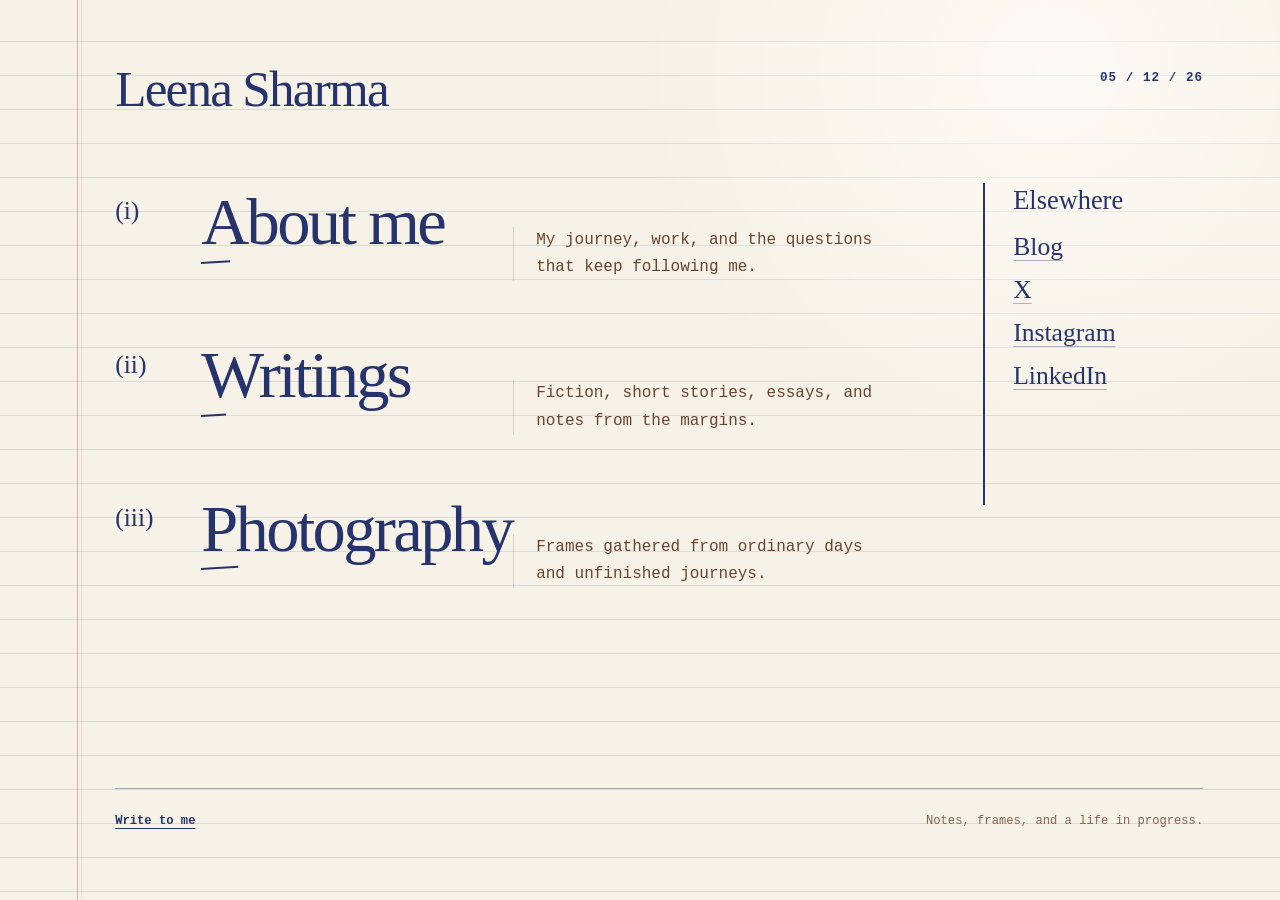
<file: index.html>
<!doctype html>
<html lang="en">
<head>
  <meta charset="utf-8" />
  <meta name="viewport" content="width=device-width, initial-scale=1" />
  <meta name="description" content="Leena Sharma's personal notebook of writing, photographs, and lived experience." />
  <meta name="theme-color" content="#f7f2e7" />
  <title>Leena Sharma</title>
  <link rel="icon" href="assets/favicon.svg" type="image/svg+xml" />
  <link rel="stylesheet" href="styles.css?v=notebook-5" />
</head>
<body class="home-page">
  <a class="skip-link" href="#main">Skip to the index</a>

  <div class="paper-shell">
    <header class="home-header">
      <h1 class="home-name">Leena Sharma</h1>
      <time class="page-date" datetime="2026-09-05" data-current-date>05 / 09 / 26</time>
    </header>

    <main class="home-index" id="main">
      <nav class="notebook-index" aria-label="Portfolio pages">
        <article class="index-entry" style="--entry-order: 1">
          <span class="index-marker" aria-hidden="true">(i)</span>
          <a class="index-title" href="about.html">About me</a>
          <p class="index-description">My journey, work, and the questions that keep following me.</p>
        </article>

        <article class="index-entry" style="--entry-order: 2">
          <span class="index-marker" aria-hidden="true">(ii)</span>
          <a class="index-title" href="writings.html">Writings</a>
          <p class="index-description">Fiction, short stories, essays, and notes from the margins.</p>
        </article>

        <article class="index-entry" style="--entry-order: 3">
          <span class="index-marker" aria-hidden="true">(iii)</span>
          <a class="index-title" href="photography.html">Photography</a>
          <p class="index-description">Frames gathered from ordinary days and unfinished journeys.</p>
        </article>
      </nav>

      <aside class="social-rail" aria-labelledby="elsewhere-title">
        <h2 id="elsewhere-title">Elsewhere</h2>
        <a href="writings.html">Blog</a>
        <a href="#" data-placeholder-link>X</a>
        <a href="#" data-placeholder-link>Instagram</a>
        <a href="#" data-placeholder-link>LinkedIn</a>
      </aside>
    </main>

    <footer class="home-footer">
      <a href="mailto:leenathewriter@gmail.com">Write to me</a>
      <p>Notes, frames, and a life in progress.</p>
    </footer>
  </div>

  <div class="toast" id="toast" role="status" aria-live="polite"></div>
  <script src="script.js?v=notebook-4"></script>
</body>
</html>
</file>
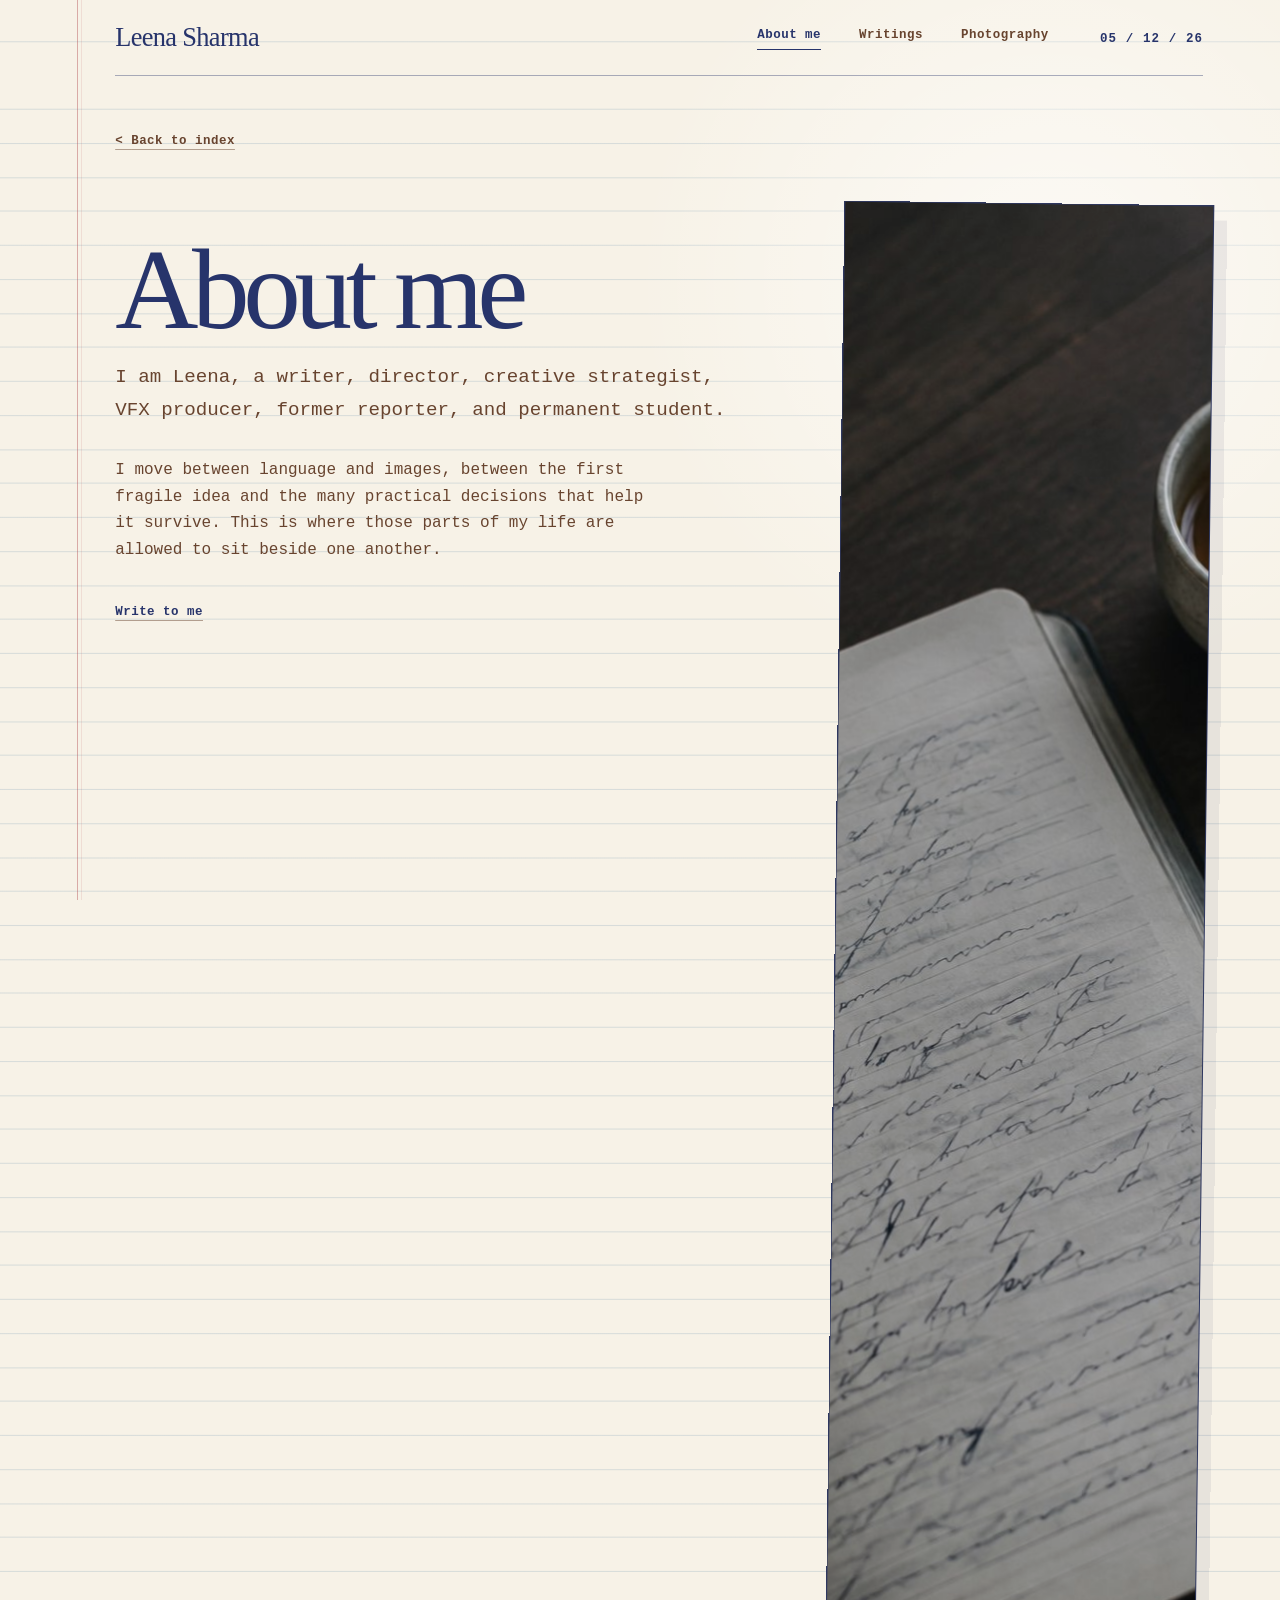
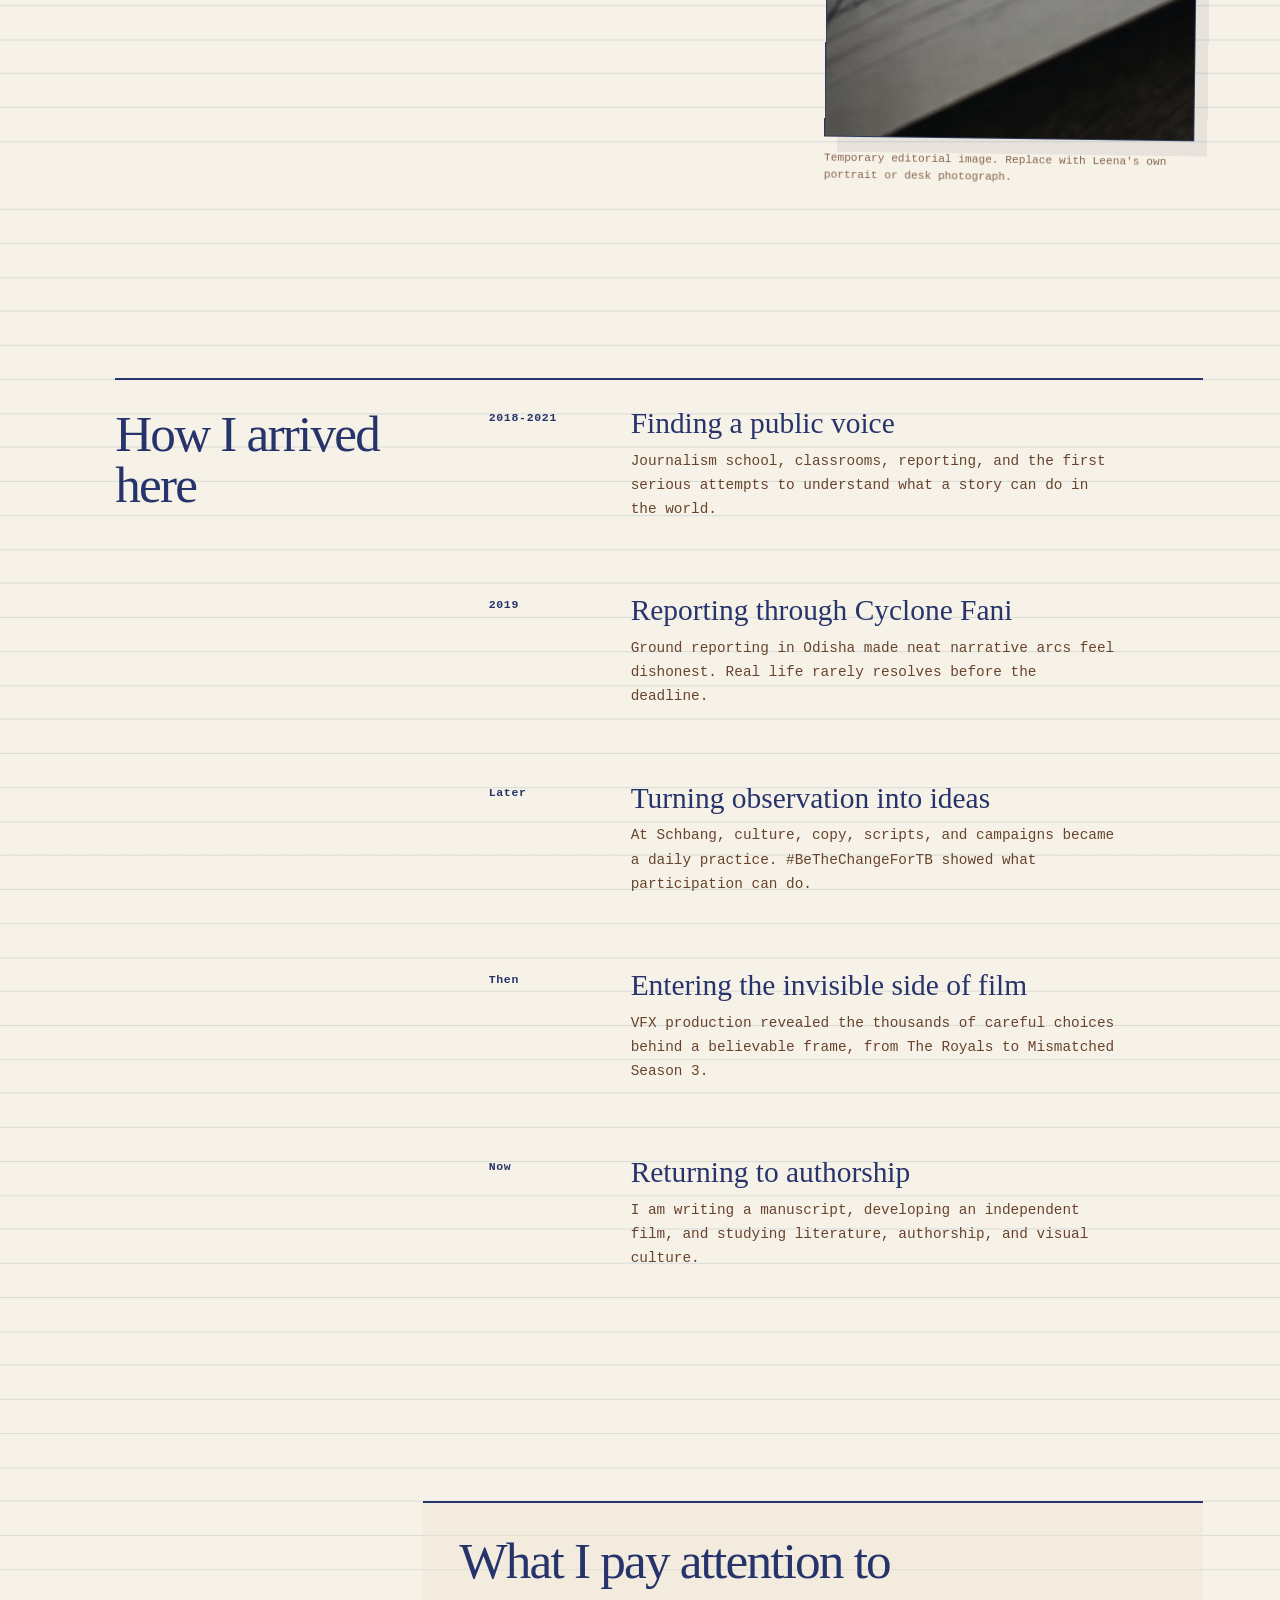
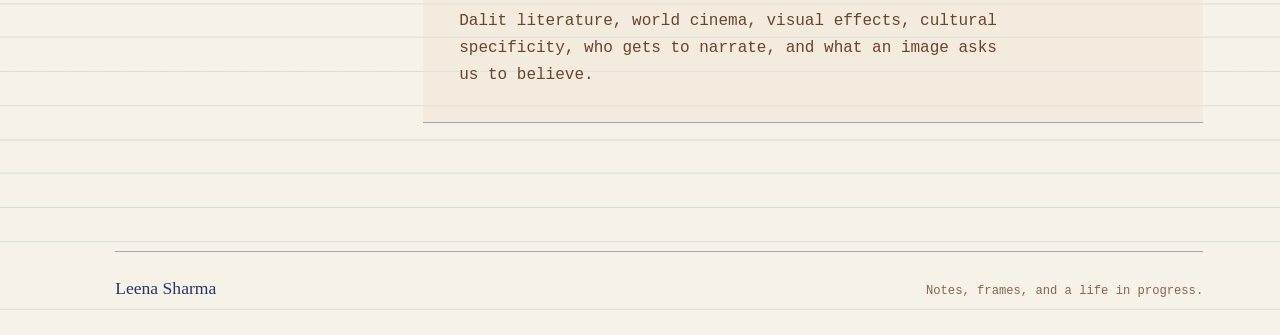
<file: about.html>
<!doctype html>
<html lang="en">
<head>
  <meta charset="utf-8" />
  <meta name="viewport" content="width=device-width, initial-scale=1" />
  <meta name="description" content="About Leena Sharma, a writer, director, creative strategist, and VFX producer." />
  <meta name="theme-color" content="#f7f2e7" />
  <title>About me | Leena Sharma</title>
  <link rel="icon" href="assets/favicon.svg" type="image/svg+xml" />
  <link rel="stylesheet" href="styles.css?v=notebook-5" />
</head>
<body>
  <a class="skip-link" href="#main">Skip to the story</a>

  <div class="paper-shell">
    <header class="site-header">
      <a class="brand-name" href="index.html">Leena Sharma</a>
      <button class="menu-toggle" type="button" aria-expanded="false" aria-controls="site-nav">Menu</button>
      <nav class="site-nav" id="site-nav" aria-label="Primary navigation">
        <a href="about.html" aria-current="page">About me</a>
        <a href="writings.html">Writings</a>
        <a href="photography.html">Photography</a>
      </nav>
      <time class="page-date" datetime="2026-09-05" data-current-date>05 / 09 / 26</time>
    </header>

    <main class="subpage" id="main">
      <a class="back-link" href="index.html">Back to index</a>

      <section class="about-intro" aria-labelledby="about-title">
        <div class="about-copy">
          <h1 id="about-title">About me</h1>
          <p class="page-lead">I am Leena, a writer, director, creative strategist, VFX producer, former reporter, and permanent student.</p>
          <p>I move between language and images, between the first fragile idea and the many practical decisions that help it survive. This is where those parts of my life are allowed to sit beside one another.</p>
          <a class="underlined-link" href="mailto:leenathewriter@gmail.com">Write to me</a>
        </div>

        <figure class="about-visual placeholder-visual">
          <img src="assets/writing-desk.jpg" alt="A temporary editorial image of a notebook, fountain pen, and tea on a writing desk" width="1024" height="1536" fetchpriority="high" />
          <figcaption>Temporary editorial image. Replace with Leena's own portrait or desk photograph.</figcaption>
        </figure>
      </section>

      <section class="life-notes" aria-labelledby="life-title">
        <h2 id="life-title">How I arrived here</h2>
        <div class="timeline-list">
          <article>
            <time>2018-2021</time>
            <div>
              <h3>Finding a public voice</h3>
              <p>Journalism school, classrooms, reporting, and the first serious attempts to understand what a story can do in the world.</p>
            </div>
          </article>
          <article>
            <time>2019</time>
            <div>
              <h3>Reporting through Cyclone Fani</h3>
              <p>Ground reporting in Odisha made neat narrative arcs feel dishonest. Real life rarely resolves before the deadline.</p>
            </div>
          </article>
          <article>
            <time>Later</time>
            <div>
              <h3>Turning observation into ideas</h3>
              <p>At Schbang, culture, copy, scripts, and campaigns became a daily practice. #BeTheChangeForTB showed what participation can do.</p>
            </div>
          </article>
          <article>
            <time>Then</time>
            <div>
              <h3>Entering the invisible side of film</h3>
              <p>VFX production revealed the thousands of careful choices behind a believable frame, from The Royals to Mismatched Season 3.</p>
            </div>
          </article>
          <article>
            <time>Now</time>
            <div>
              <h3>Returning to authorship</h3>
              <p>I am writing a manuscript, developing an independent film, and studying literature, authorship, and visual culture.</p>
            </div>
          </article>
        </div>
      </section>

      <section class="plain-note" aria-labelledby="attention-title">
        <h2 id="attention-title">What I pay attention to</h2>
        <p>Dalit literature, world cinema, visual effects, cultural specificity, who gets to narrate, and what an image asks us to believe.</p>
      </section>
    </main>

    <footer class="site-footer">
      <a href="index.html">Leena Sharma</a>
      <p>Notes, frames, and a life in progress.</p>
    </footer>
  </div>

  <script src="script.js?v=notebook-4"></script>
</body>
</html>
</file>
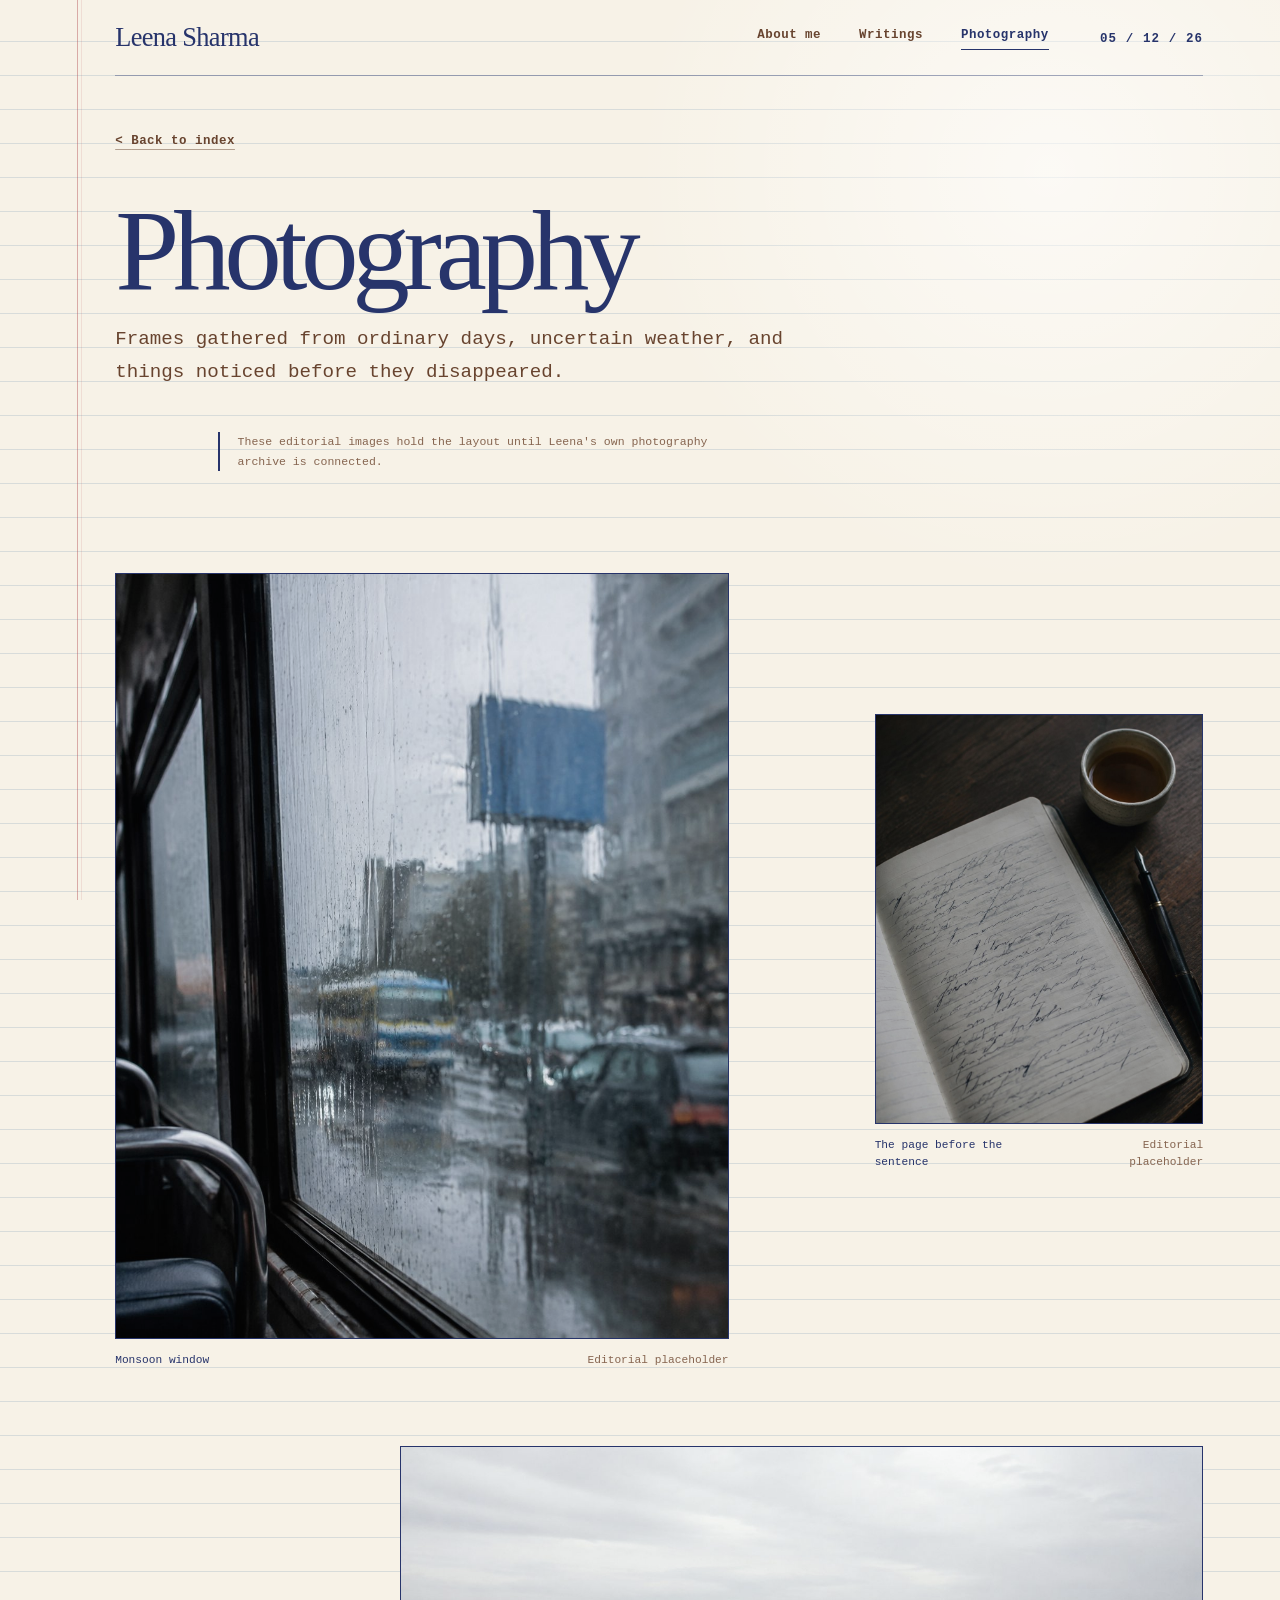
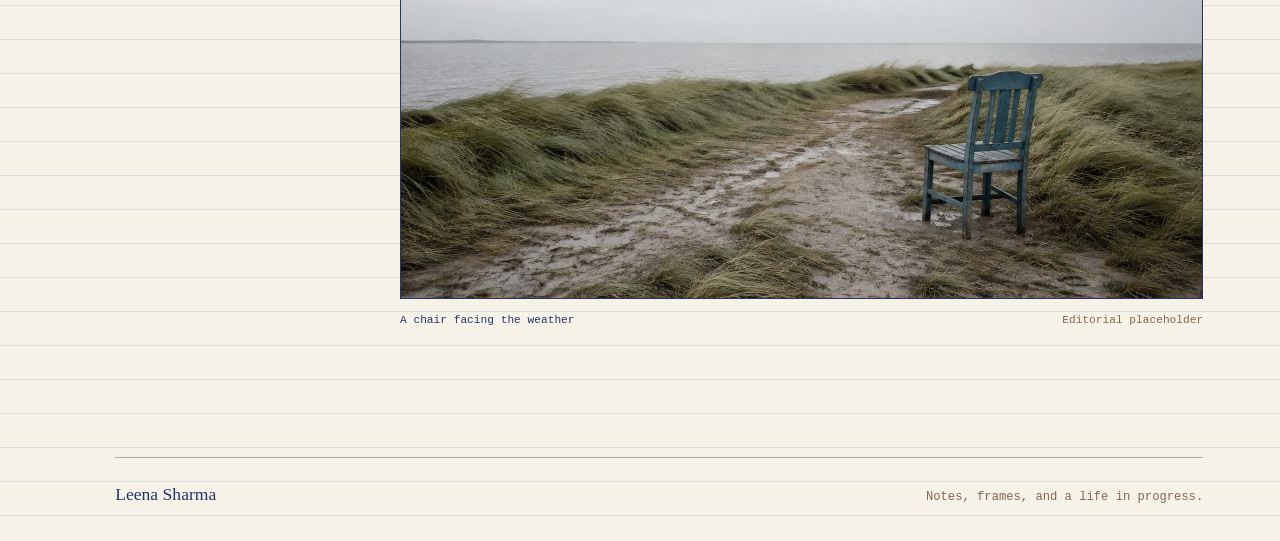
<file: photography.html>
<!doctype html>
<html lang="en">
<head>
  <meta charset="utf-8" />
  <meta name="viewport" content="width=device-width, initial-scale=1" />
  <meta name="description" content="A developing photography notebook from Leena Sharma." />
  <meta name="theme-color" content="#f7f2e7" />
  <title>Photography | Leena Sharma</title>
  <link rel="icon" href="assets/favicon.svg" type="image/svg+xml" />
  <link rel="stylesheet" href="styles.css?v=notebook-5" />
</head>
<body>
  <a class="skip-link" href="#main">Skip to the photographs</a>

  <div class="paper-shell">
    <header class="site-header">
      <a class="brand-name" href="index.html">Leena Sharma</a>
      <button class="menu-toggle" type="button" aria-expanded="false" aria-controls="site-nav">Menu</button>
      <nav class="site-nav" id="site-nav" aria-label="Primary navigation">
        <a href="about.html">About me</a>
        <a href="writings.html">Writings</a>
        <a href="photography.html" aria-current="page">Photography</a>
      </nav>
      <time class="page-date" datetime="2026-09-05" data-current-date>05 / 09 / 26</time>
    </header>

    <main class="subpage photography-page" id="main">
      <a class="back-link" href="index.html">Back to index</a>

      <header class="page-heading photo-heading">
        <h1>Photography</h1>
        <p>Frames gathered from ordinary days, uncertain weather, and things noticed before they disappeared.</p>
      </header>

      <p class="placeholder-note">These editorial images hold the layout until Leena's own photography archive is connected.</p>

      <section class="photo-grid" aria-label="Photography placeholders">
        <figure class="photo-item photo-item-tall">
          <button type="button" data-lightbox data-src="assets/rain-window.jpg" data-caption="Monsoon window. Editorial placeholder.">
            <img src="assets/rain-window.jpg" alt="Rain on a bus window with a blurred city street outside" width="1024" height="1536" fetchpriority="high" />
          </button>
          <figcaption>Monsoon window <span>Editorial placeholder</span></figcaption>
        </figure>

        <figure class="photo-item photo-item-small">
          <button type="button" data-lightbox data-src="assets/writing-desk.jpg" data-caption="The page before the sentence. Editorial placeholder.">
            <img src="assets/writing-desk.jpg" alt="An open ruled notebook beside a fountain pen and tea" width="1024" height="1536" loading="lazy" />
          </button>
          <figcaption>The page before the sentence <span>Editorial placeholder</span></figcaption>
        </figure>

        <figure class="photo-item photo-item-wide">
          <button type="button" data-lightbox data-src="assets/coastal-chair.jpg" data-caption="A chair facing the weather. Editorial placeholder.">
            <img src="assets/coastal-chair.jpg" alt="A weathered blue chair on a coastal path beneath a pale sky" width="1536" height="1024" loading="lazy" />
          </button>
          <figcaption>A chair facing the weather <span>Editorial placeholder</span></figcaption>
        </figure>
      </section>
    </main>

    <footer class="site-footer">
      <a href="index.html">Leena Sharma</a>
      <p>Notes, frames, and a life in progress.</p>
    </footer>
  </div>

  <dialog class="lightbox" id="lightbox" aria-label="Expanded photograph">
    <button class="lightbox-close" type="button" data-lightbox-close aria-label="Close photograph">Close</button>
    <figure>
      <img id="lightbox-image" alt="" />
      <figcaption id="lightbox-caption"></figcaption>
    </figure>
  </dialog>

  <script src="script.js?v=notebook-4"></script>
</body>
</html>
</file>
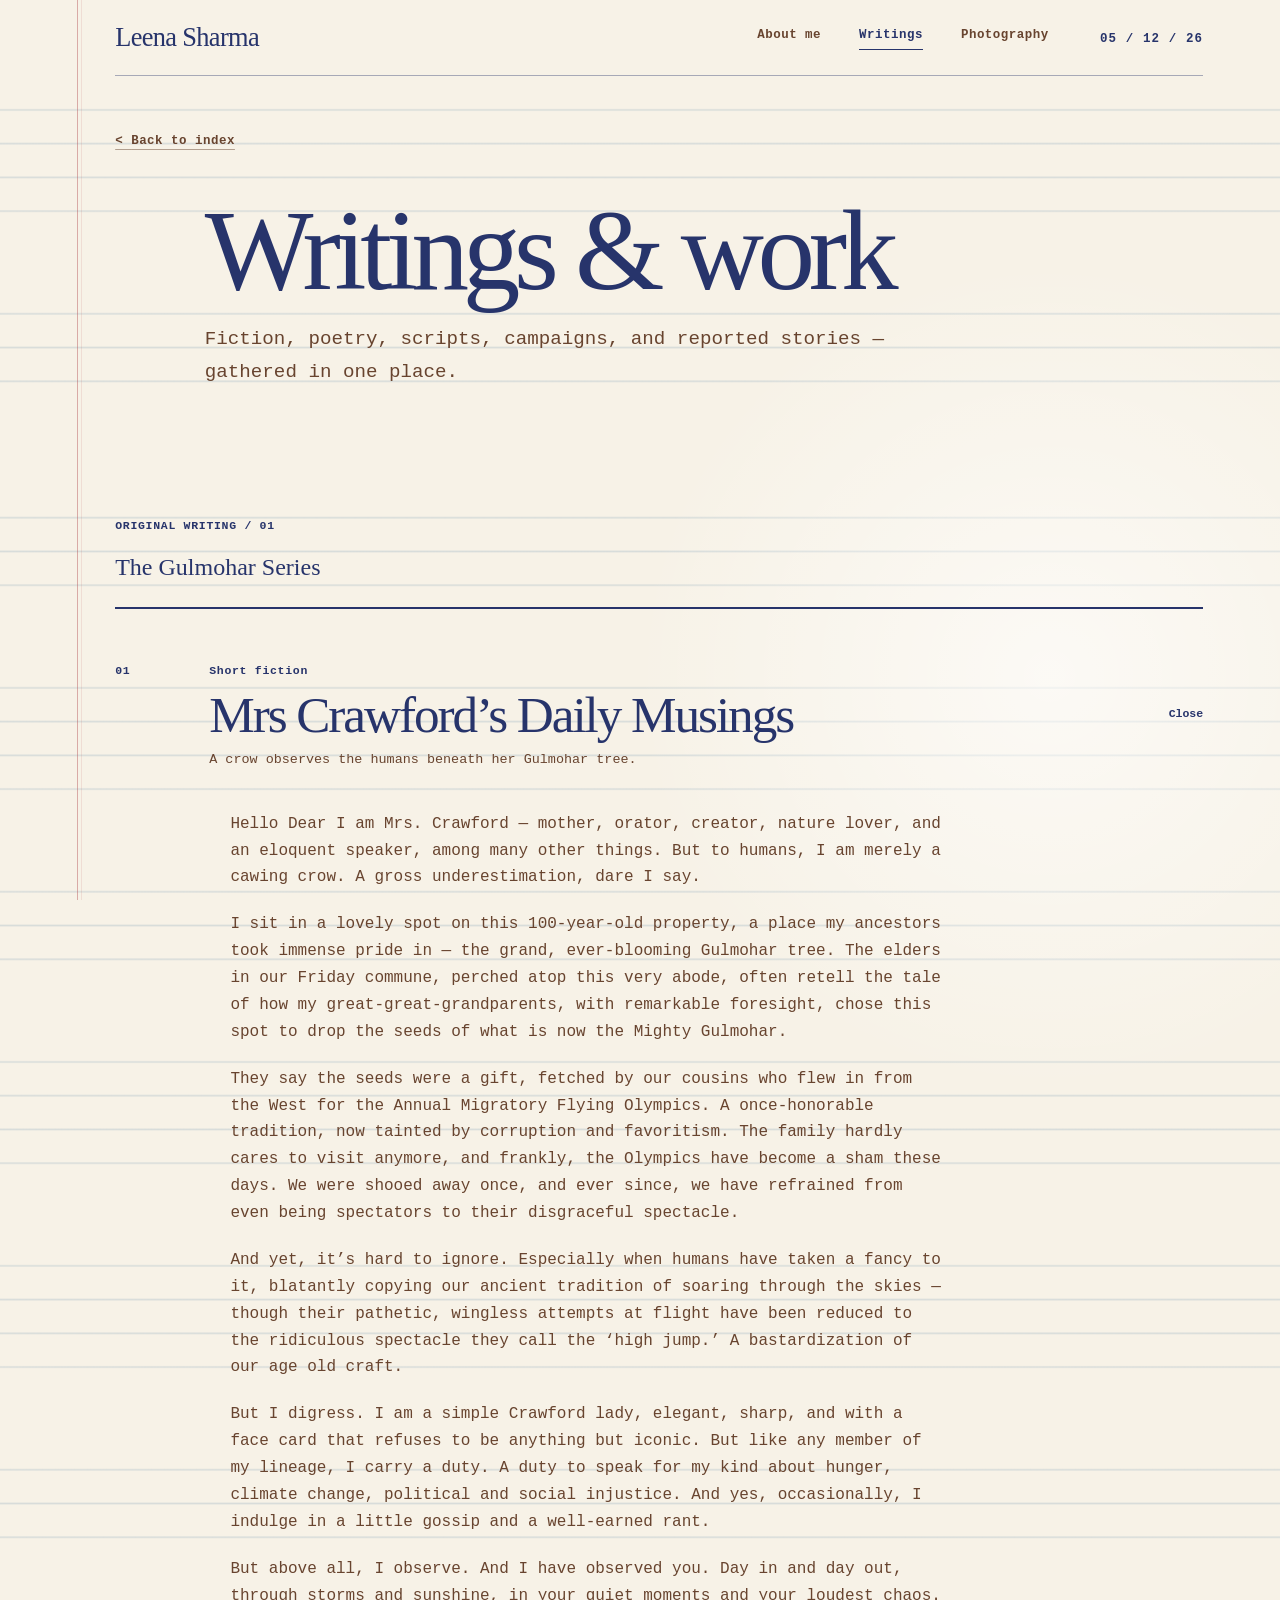
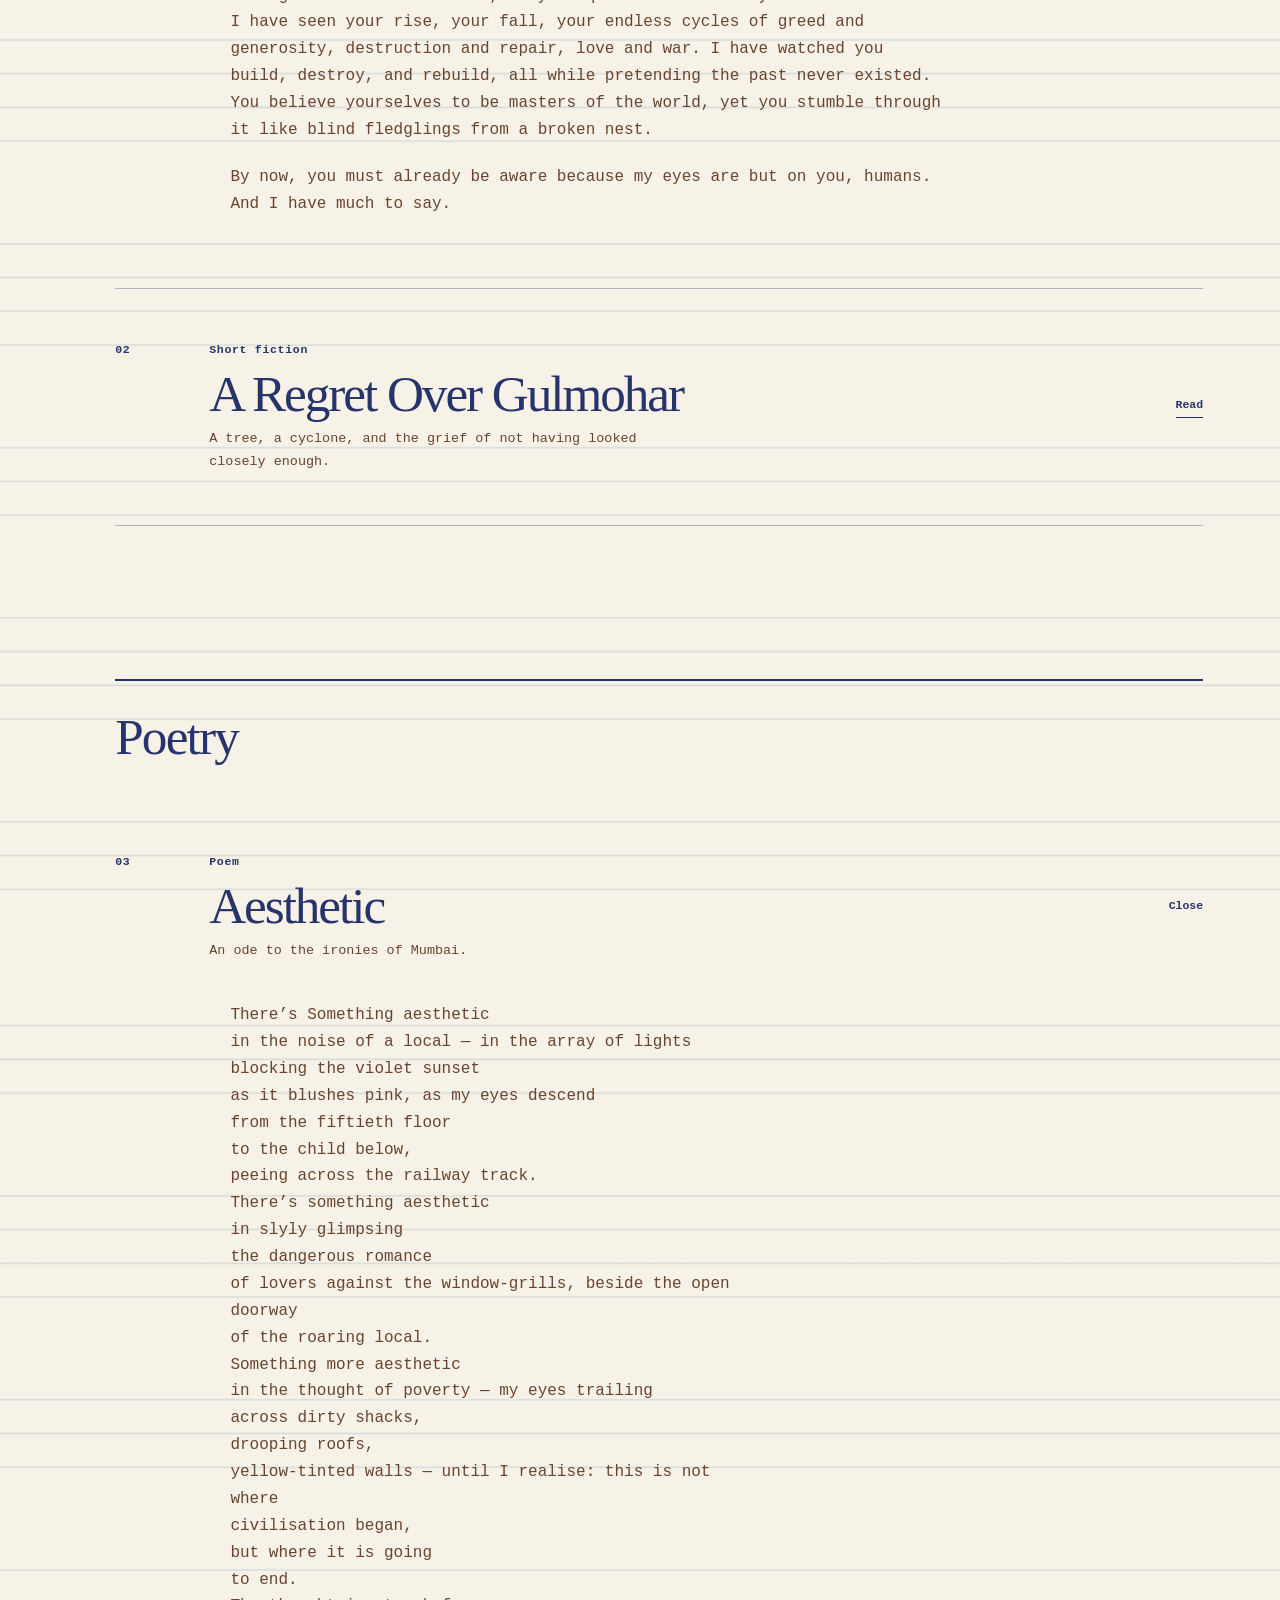
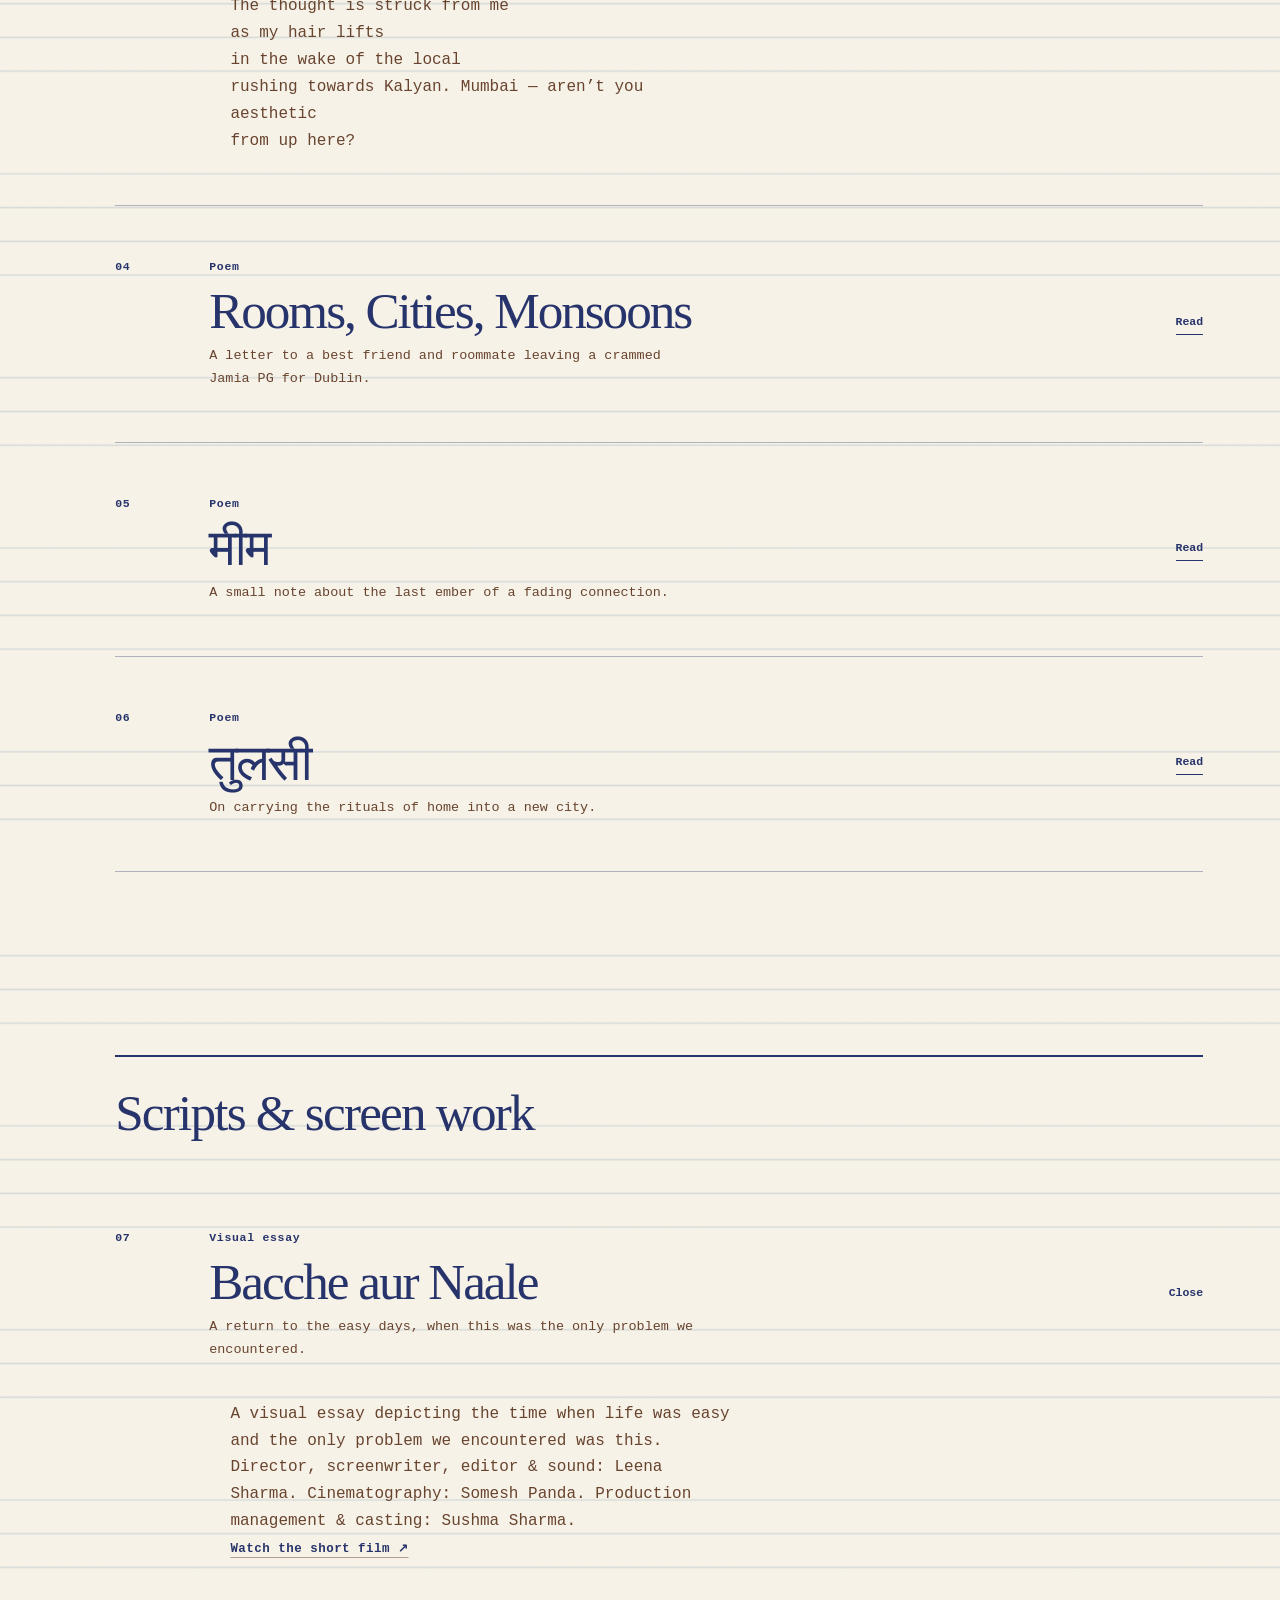
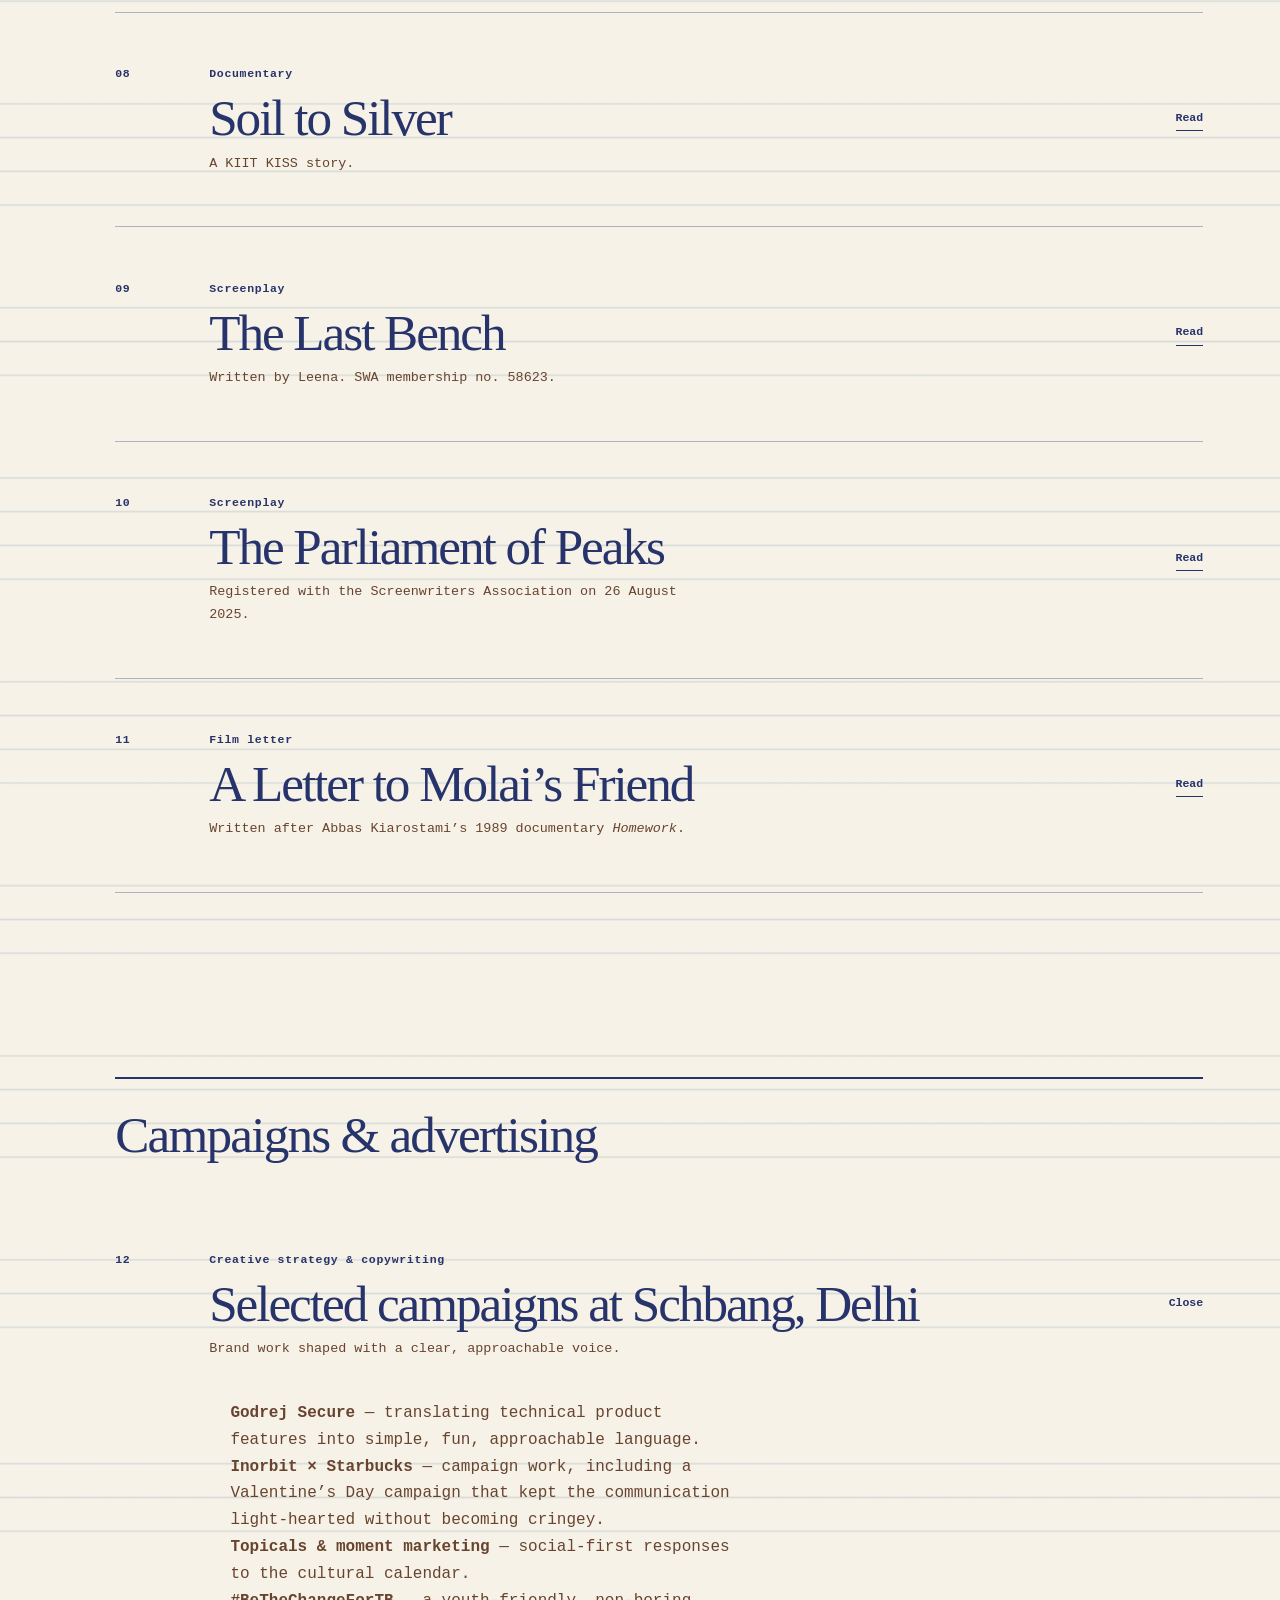
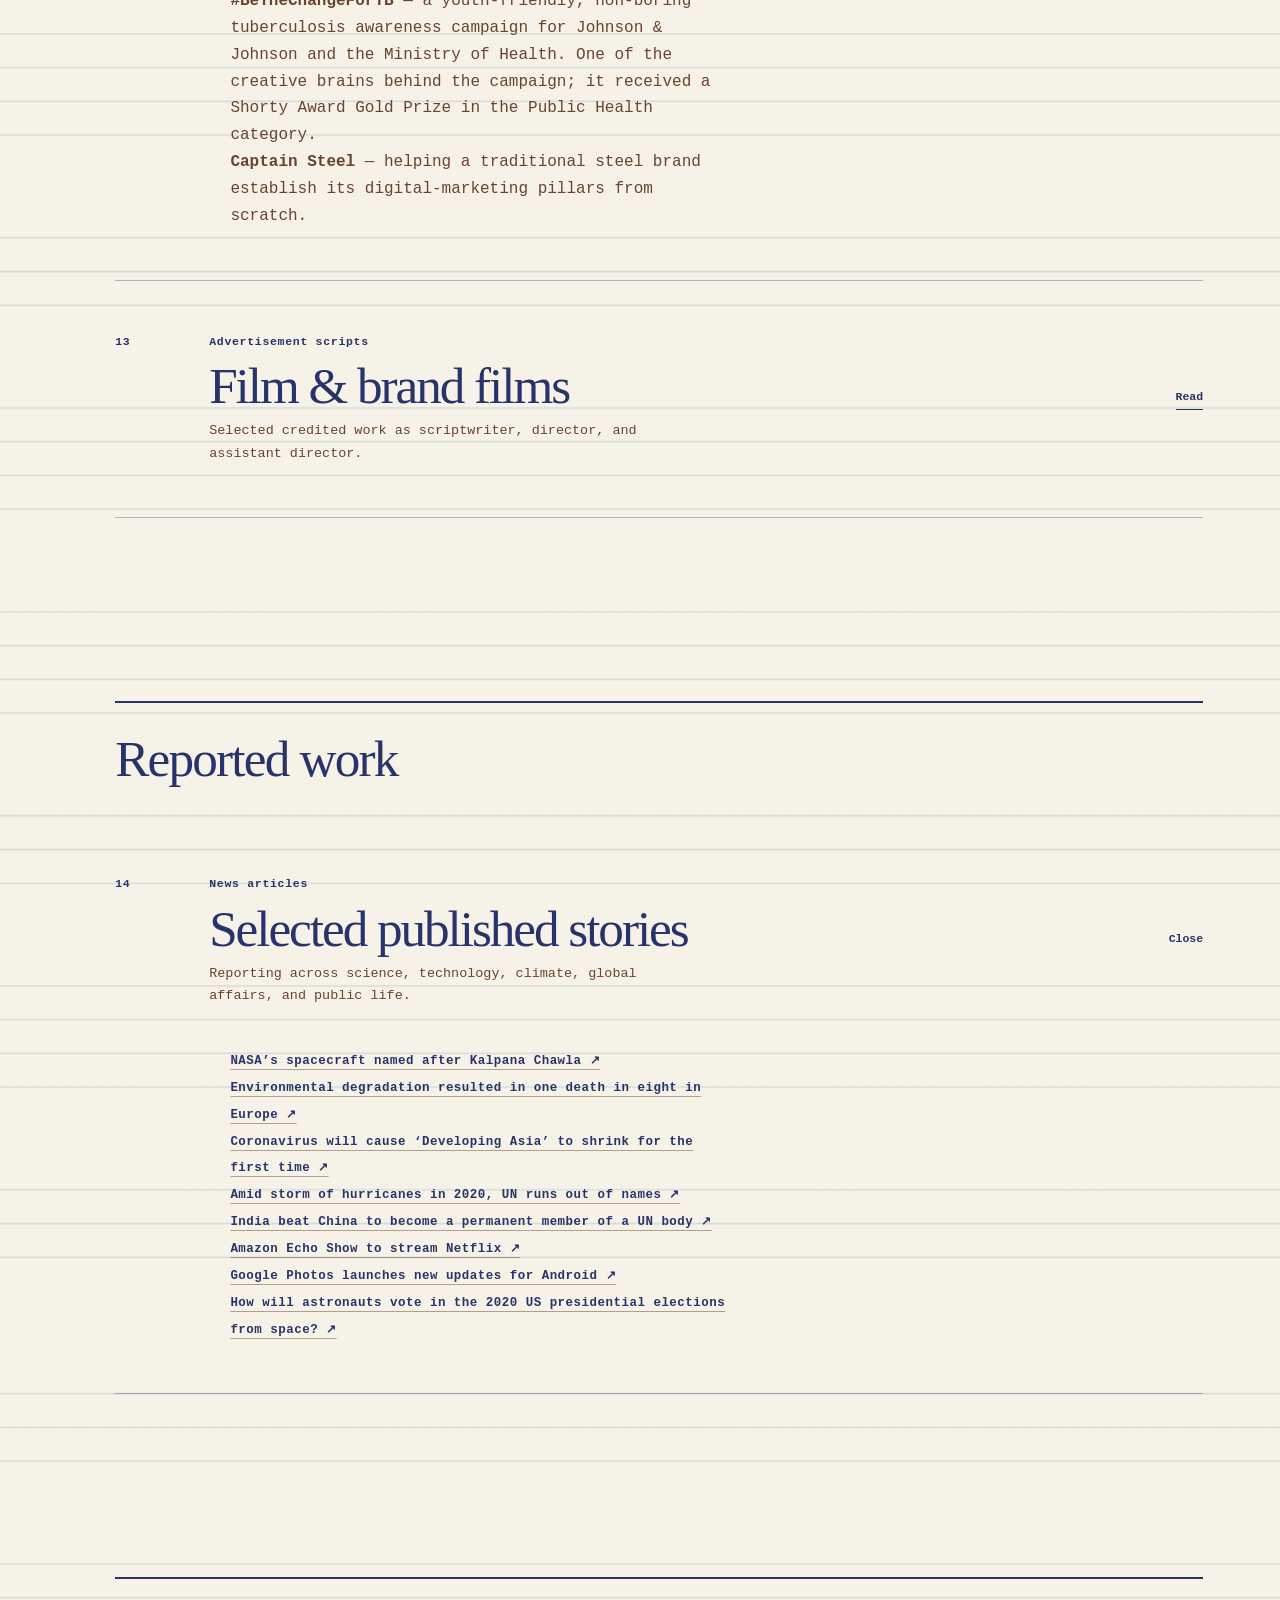
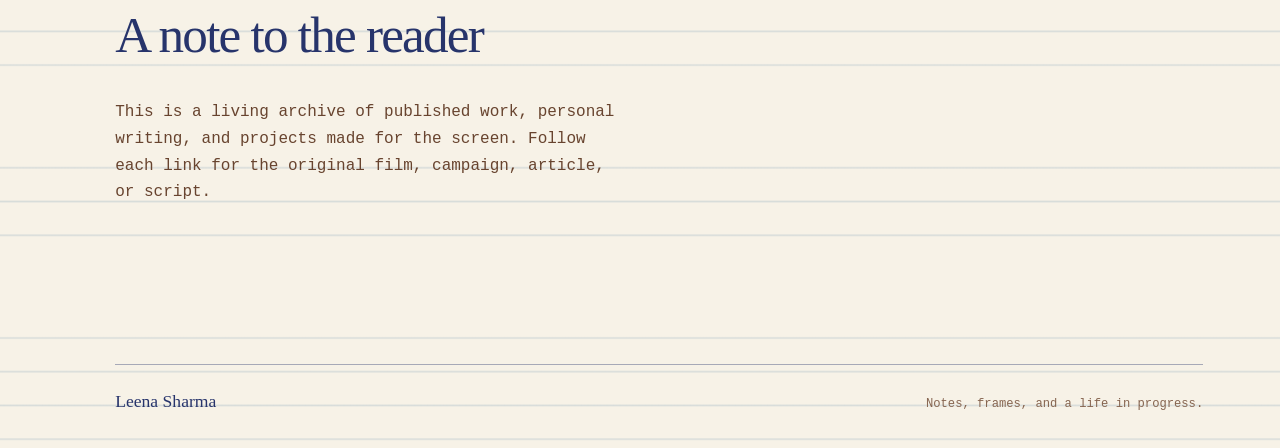
<file: writings.html>
<!doctype html>
<html lang="en">
<head>
  <meta charset="utf-8" />
  <meta name="viewport" content="width=device-width, initial-scale=1" />
  <meta name="description" content="Writing, screen work, campaigns, and reported work by Leena Sharma." />
  <meta name="theme-color" content="#f7f2e7" />
  <title>Writings &amp; work | Leena Sharma</title>
  <link rel="icon" href="assets/favicon.svg" type="image/svg+xml" />
  <link rel="stylesheet" href="styles.css?v=notebook-5" />
</head>
<body>
  <a class="skip-link" href="#main">Skip to the work</a>
  <div class="paper-shell">
    <header class="site-header">
      <a class="brand-name" href="index.html">Leena Sharma</a>
      <button class="menu-toggle" type="button" aria-expanded="false" aria-controls="site-nav">Menu</button>
      <nav class="site-nav" id="site-nav" aria-label="Primary navigation">
        <a href="about.html">About me</a>
        <a href="writings.html" aria-current="page">Writings</a>
        <a href="photography.html">Photography</a>
      </nav>
      <time class="page-date" datetime="2026-09-05" data-current-date>05 / 09 / 26</time>
    </header>

    <main class="subpage writing-page" id="main">
      <a class="back-link" href="index.html">Back to index</a>
      <header class="page-heading">
        <h1>Writings &amp; work</h1>
        <p>Fiction, poetry, scripts, campaigns, and reported stories — gathered in one place.</p>
      </header>

      <section aria-labelledby="original-writing-title">
        <p class="writing-kind">ORIGINAL WRITING / 01</p>
        <h2 id="original-writing-title">The Gulmohar Series</h2>
        <div class="writing-list">
          <details class="writing-entry" open>
            <summary>
              <span class="writing-number">01</span>
              <span class="writing-summary">
                <span class="writing-kind">Short fiction</span>
                <strong>Mrs Crawford’s Daily Musings</strong>
                <span>A crow observes the humans beneath her Gulmohar tree.</span>
              </span>
              <span class="details-action" aria-hidden="true">Read</span>
            </summary>
            <div class="writing-body">
              <p>Hello Dear I am Mrs. Crawford — mother, orator, creator, nature lover, and an eloquent speaker, among many other things. But to humans, I am merely a cawing crow. A gross underestimation, dare I say.</p>
              <p>I sit in a lovely spot on this 100-year-old property, a place my ancestors took immense pride in — the grand, ever-blooming Gulmohar tree. The elders in our Friday commune, perched atop this very abode, often retell the tale of how my great-great-grandparents, with remarkable foresight, chose this spot to drop the seeds of what is now the Mighty Gulmohar.</p>
              <p>They say the seeds were a gift, fetched by our cousins who flew in from the West for the Annual Migratory Flying Olympics. A once-honorable tradition, now tainted by corruption and favoritism. The family hardly cares to visit anymore, and frankly, the Olympics have become a sham these days. We were shooed away once, and ever since, we have refrained from even being spectators to their disgraceful spectacle.</p>
              <p>And yet, it’s hard to ignore. Especially when humans have taken a fancy to it, blatantly copying our ancient tradition of soaring through the skies — though their pathetic, wingless attempts at flight have been reduced to the ridiculous spectacle they call the ‘high jump.’ A bastardization of our age old craft.</p>
              <p>But I digress. I am a simple Crawford lady, elegant, sharp, and with a face card that refuses to be anything but iconic. But like any member of my lineage, I carry a duty. A duty to speak for my kind about hunger, climate change, political and social injustice. And yes, occasionally, I indulge in a little gossip and a well-earned rant.</p>
              <p>But above all, I observe. And I have observed you. Day in and day out, through storms and sunshine, in your quiet moments and your loudest chaos. I have seen your rise, your fall, your endless cycles of greed and generosity, destruction and repair, love and war. I have watched you build, destroy, and rebuild, all while pretending the past never existed. You believe yourselves to be masters of the world, yet you stumble through it like blind fledglings from a broken nest.</p>
              <p>By now, you must already be aware because my eyes are but on you, humans. And I have much to say.</p>
            </div>
          </details>
          <details class="writing-entry">
            <summary>
              <span class="writing-number">02</span>
              <span class="writing-summary">
                <span class="writing-kind">Short fiction</span>
                <strong>A Regret Over Gulmohar</strong>
                <span>A tree, a cyclone, and the grief of not having looked closely enough.</span>
              </span>
              <span class="details-action" aria-hidden="true">Read</span>
            </summary>
            <div class="writing-body">
              <p>It was one of those great summer mornings. I was on my usual routine — driving to my office. I have always liked summer season albeit the heat wreaks havoc on poor plants and thirsty crows. But there was one tree I used to come across everyday while driving. Under the filter of my tinted glasses, the huge Gulmohar seemed purposefully intense. The orange and green hues popped, competing for a striking contrast with the blue sky. Call it my ignorance but, I always thought that the rear windows of my vehicle captured the Gulmohar way better than any camera could.</p>
              <p>Few days after the patient admiration of the Gulmohar tree, I was inside closed doors and windows of my home, trying to escape from the massive winds which brought with itself destruction, devastation and heartbreaking stories. It was unusual for cyclones to batter this corner of the world at this month of the year.</p>
              <p>The following seven nights after Fani — the super cyclone — were like taking a tour to the dark ages without a flash light. Thousands were dragged to homelessness, starvation and the other hundreds to death. Havoc prevailed. The city’s coconut trees were slapped hard by the winds that changed its direction twice! Funny how Fani laughed off the beautification that was carried out during the hockey world cup in 2018. It ripped apart each and every poster in the city like a cat on heat. It was indifferent to the political parties to which the ad. posters belonged to.</p>
              <p>After a noisy night, came a much awaited daybreak. 24 hours later, I slid the glass windows of my room. Light came in along with mild breeze. It was difficult to find anything green. A sad silence was all I could hear. As I opened the door, something damp embraced on the tip of my right toe. Some jobs in the world require a level of dedication that an email sent on a weekend can hardly match. I thought as I picked up the soaking newspaper. Emboldened headlines and pictures of fallen trees I saw. My soul lacked any enthusiasm to go through it. I needed water.</p>
              <p>By evening, the breeze had moved past. People were coming out and measuring their losses. Adults grieved about their broken antennas whilst children worried about their treasured pencil-box that lay under the debris of shattered roofs and fallen debris. A few broken asbestos carried from neighboring buildings lay on streets without any entitlement. Amongst the heap of losses, I brought my scooter out onto the road and went on a ride to map out the wrath of the intense winds.</p>
              <p>For a moment I forgot if there ever was a concrete road because all my eyes were able to see were once majestic trees lying lifelessly on the ground. The proudest ones were destined for the worst. I wondered “Do you know what must happened to the Gulmohar?” I wanted to know. All the while, I regretted taking a snap or admiring its luscious petals a little more. May be spend some time under its shadow whilst the flowers fall off one by one.</p>
              <p>As i took sharp turns and awkward ways, I reached a place hardly known to me. It was the same route I took for office. Confused, I looked around and then desperately towards the leaf covered road. As if something called me from beneath, I found the orange tint again. The Gulmohar had fallen.</p>
            </div>
          </details>
        </div>
      </section>

      <section class="writing-note" aria-labelledby="poetry-title">
        <h2 id="poetry-title">Poetry</h2>
        <div>
          <details class="writing-entry" open>
            <summary><span class="writing-number">03</span><span class="writing-summary"><span class="writing-kind">Poem</span><strong>Aesthetic</strong><span>An ode to the ironies of Mumbai.</span></span><span class="details-action" aria-hidden="true">Read</span></summary>
            <div class="writing-body">
              <p>There’s Something aesthetic<br>in the noise of a local — in the array of lights<br>blocking the violet sunset<br>as it blushes pink, as my eyes descend<br>from the fiftieth floor<br>to the child below,<br>peeing across the railway track.</p>
              <p>There’s something aesthetic<br>in slyly glimpsing<br>the dangerous romance<br>of lovers against the window-grills, beside the open doorway<br>of the roaring local.</p>
              <p>Something more aesthetic<br>in the thought of poverty — my eyes trailing<br>across dirty shacks,<br>drooping roofs,<br>yellow-tinted walls — until I realise: this is not where<br>civilisation began,<br>but where it is going<br>to end.</p>
              <p>The thought is struck from me<br>as my hair lifts<br>in the wake of the local<br>rushing towards Kalyan. Mumbai — aren’t you aesthetic<br>from up here?</p>
            </div>
          </details>
          <details class="writing-entry">
            <summary><span class="writing-number">04</span><span class="writing-summary"><span class="writing-kind">Poem</span><strong>Rooms, Cities, Monsoons</strong><span>A letter to a best friend and roommate leaving a crammed Jamia PG for Dublin.</span></span><span class="details-action" aria-hidden="true">Read</span></summary>
            <div class="writing-body">
              <p>I looked at loneliness closely<br>alone in the room, the city, during monsoon. I blame you for this feeling<br>because you made me feel at home.</p>
              <p>Now you’re leaving the room, the city, during monsoon. My friend, don’t pack away all the memories.<br>Leave some behind for me,<br>for I’ll miss our tea and samosas in our room, our city, during monsoon.</p>
              <p>Time passes so differently for each of us; it’s strange.<br>It was just yesterday at midnight when we got dazed and drunk. Tomorrow, yours will be a new room, a new city,<br>and mine will remain this monsoon.</p>
              <p>I wonder if time zones will affect our friendship.<br>Maybe they will, maybe they won’t… But if, like me, you look at loneliness closely someday,<br>remember: I’m there no matter the different rooms, different cities,<br>or different monsoons.</p>
            </div>
          </details>
          <details class="writing-entry">
            <summary><span class="writing-number">05</span><span class="writing-summary"><span class="writing-kind">Poem</span><strong lang="hi">मीम</strong><span>A small note about the last ember of a fading connection.</span></span><span class="details-action" aria-hidden="true">Read</span></summary>
            <div class="writing-body" lang="hi">
              <p>सुनो ज़रा, क्या हाल है आजकल? दिखाई नहीं देते, सुनाई नहीं देते, सिर्फ़ भूत की तरह अपने होने का एहसास देते हो, हर घंटे, हर पल, एक मीम भेजकर।</p>
              <p>हाँ, हाँ, बहुत अच्छा sense of humour है तुम्हारा। ठीक है, तुमने ये jokes लिखे नहीं हैं, पर चलो, share तो कर रहे हो न। देख लिया हमने। हँसी आए या न आए, “Ha ha” emoji से react कर दिया है।</p>
              <p>पर सच बताऊँ, बुरा नहीं मानोगे? मैंने आजकल तुम्हारे jokes देखना बंद कर दिया है। बस like कर देती हूँ, ताकि तुम्हारे दिल को ठेस न पहुँचे और तुम मुझे memes भेजना बंद न कर दो।</p>
              <p>क्योंकि अब यही आख़िरी लौ बची है हमारे बुझते हुए सम्पर्क की, और मुझे इसे जलाए रखना है।</p>
            </div>
          </details>
          <details class="writing-entry">
            <summary><span class="writing-number">06</span><span class="writing-summary"><span class="writing-kind">Poem</span><strong lang="hi">तुलसी</strong><span>On carrying the rituals of home into a new city.</span></span><span class="details-action" aria-hidden="true">Read</span></summary>
            <div class="writing-body" lang="hi">
              <p>जब मैंने एक नए शहर में कदम रखा,<br>तुलसी के पौधे मुझसे पूछने लगे कि घर में चढ़ा भोग अब कौन खाएगा?<br>कि माँ पुकारें, तो पत्तों को तोड़कर कौन ले आएगा?</p>
              <p>कि भले ही आज पैसे कमा रहा हूँ मैं तुलसी के पौधे खरीद लाने के लिए,<br>पर माँ के कहने पर पड़ोस वाली Aunty से एक डंठल कौन माँग लाएगा?</p>
            </div>
          </details>
        </div>
      </section>

      <section class="writing-note" aria-labelledby="screen-title">
        <h2 id="screen-title">Scripts &amp; screen work</h2>
        <div>
          <details class="writing-entry" open>
            <summary><span class="writing-number">07</span><span class="writing-summary"><span class="writing-kind">Visual essay</span><strong>Bacche aur Naale</strong><span>A return to the easy days, when this was the only problem we encountered.</span></span><span class="details-action" aria-hidden="true">Read</span></summary>
            <div class="writing-body"><p>A visual essay depicting the time when life was easy and the only problem we encountered was this.</p><p>Director, screenwriter, editor &amp; sound: Leena Sharma. Cinematography: Somesh Panda. Production management &amp; casting: Sushma Sharma.</p><p><a class="underlined-link" href="https://www.youtube.com/watch?v=jP7phVGiUwQ" target="_blank" rel="noopener noreferrer">Watch the short film ↗</a></p></div>
          </details>
          <details class="writing-entry">
            <summary><span class="writing-number">08</span><span class="writing-summary"><span class="writing-kind">Documentary</span><strong>Soil to Silver</strong><span>A KIIT KISS story.</span></span><span class="details-action" aria-hidden="true">Read</span></summary>
            <div class="writing-body"><p>Scriptwriter: Leena Sharma. Cinematography: Asutosh Samal, Somesh Panda, and Leena Sharma. Editor: Somesh Panda. Client: Kalinga Institute of Industrial Technology.</p><p><a class="underlined-link" href="https://www.youtube.com/watch?v=eFY4KfdRyKA" target="_blank" rel="noopener noreferrer">Watch Soil to Silver ↗</a></p></div>
          </details>
          <details class="writing-entry">
            <summary><span class="writing-number">09</span><span class="writing-summary"><span class="writing-kind">Screenplay</span><strong>The Last Bench</strong><span>Written by Leena. SWA membership no. 58623.</span></span><span class="details-action" aria-hidden="true">Read</span></summary>
            <div class="writing-body"><p><a class="underlined-link" href="https://drive.google.com/open?id=1jhh2edfLycGjU0O0BawfZQ7jg8M4TeLp7S7WBpRp53Q" target="_blank" rel="noopener noreferrer">Read the screenplay ↗</a></p></div>
          </details>
          <details class="writing-entry">
            <summary><span class="writing-number">10</span><span class="writing-summary"><span class="writing-kind">Screenplay</span><strong>The Parliament of Peaks</strong><span>Registered with the Screenwriters Association on 26 August 2025.</span></span><span class="details-action" aria-hidden="true">Read</span></summary>
            <div class="writing-body"><p><a class="underlined-link" href="https://drive.google.com/open?id=1QqGkMvmtZ_QYDbsLmp22VZjsEYS5cuhwetAHcU05zNo" target="_blank" rel="noopener noreferrer">Read the screenplay ↗</a></p></div>
          </details>
          <details class="writing-entry">
            <summary><span class="writing-number">11</span><span class="writing-summary"><span class="writing-kind">Film letter</span><strong>A Letter to Molai’s Friend</strong><span>Written after Abbas Kiarostami’s 1989 documentary <em>Homework</em>.</span></span><span class="details-action" aria-hidden="true">Read</span></summary>
            <div class="writing-body"><p>A letter to a child whose fear, in the documentary, outlives the moment of punishment: “Adults are complicated but children are easy to understand, aren’t they? Then why did the adults not ‘adult’ when it came to helping you through your trauma.”</p><p><a class="underlined-link" href="https://mubi.com/films/homework?preview_clip=9072" target="_blank" rel="noopener noreferrer">Watch Homework on MUBI ↗</a></p></div>
          </details>
        </div>
      </section>

      <section class="writing-note" aria-labelledby="commercial-title">
        <h2 id="commercial-title">Campaigns &amp; advertising</h2>
        <div>
          <details class="writing-entry" open>
            <summary><span class="writing-number">12</span><span class="writing-summary"><span class="writing-kind">Creative strategy &amp; copywriting</span><strong>Selected campaigns at Schbang, Delhi</strong><span>Brand work shaped with a clear, approachable voice.</span></span><span class="details-action" aria-hidden="true">Read</span></summary>
            <div class="writing-body"><p><strong>Godrej Secure</strong> — translating technical product features into simple, fun, approachable language.</p><p><strong>Inorbit × Starbucks</strong> — campaign work, including a Valentine’s Day campaign that kept the communication light-hearted without becoming cringey.</p><p><strong>Topicals &amp; moment marketing</strong> — social-first responses to the cultural calendar.</p><p><strong>#BeTheChangeForTB</strong> — a youth-friendly, non-boring tuberculosis awareness campaign for Johnson &amp; Johnson and the Ministry of Health. One of the creative brains behind the campaign; it received a Shorty Award Gold Prize in the Public Health category.</p><p><strong>Captain Steel</strong> — helping a traditional steel brand establish its digital-marketing pillars from scratch.</p></div>
          </details>
          <details class="writing-entry">
            <summary><span class="writing-number">13</span><span class="writing-summary"><span class="writing-kind">Advertisement scripts</span><strong>Film &amp; brand films</strong><span>Selected credited work as scriptwriter, director, and assistant director.</span></span><span class="details-action" aria-hidden="true">Read</span></summary>
            <div class="writing-body"><p><a class="underlined-link" href="https://www.instagram.com/reel/C2Rf-KCt5Iu/" target="_blank" rel="noopener noreferrer">My Tata Power App / TPNODL Odisha ↗</a> — scriptwriter and director.</p><p><a class="underlined-link" href="https://www.youtube.com/watch?v=EZ_G0eOdR0A" target="_blank" rel="noopener noreferrer">Waste Management in Puri ↗</a> — scriptwriter and assistant director.</p><p><a class="underlined-link" href="https://www.youtube.com/watch?v=zrn1v7X6X9U" target="_blank" rel="noopener noreferrer">Five Facts About TB with Vaani Kapoor ↗</a> — scriptwriter; Schbang Motion Pictures.</p><p><a class="underlined-link" href="https://www.youtube.com/watch?v=hzhuoL4oHhY" target="_blank" rel="noopener noreferrer">Learn About Tuberculosis ↗</a> — scriptwriter; Schbang, Delhi.</p><p><a class="underlined-link" href="https://www.youtube.com/watch?v=CKVRU48ccPU" target="_blank" rel="noopener noreferrer">Assotech Pride — TVC ↗</a> — scriptwriter.</p><p><a class="underlined-link" href="https://www.youtube.com/watch?v=fvk8HwPh92M" target="_blank" rel="noopener noreferrer">Maa Masala — TVC ↗</a> — scriptwriter.</p><p><a class="underlined-link" href="https://www.youtube.com/watch?v=Tvgl3lt4A0k" target="_blank" rel="noopener noreferrer">Decathlon DVC ↗</a> — scriptwriter.</p><p><a class="underlined-link" href="https://www.youtube.com/watch?v=qrIOlEwQWrA" target="_blank" rel="noopener noreferrer">EOGEPL: Fueling Nation’s Push Towards a Gas-based Economy ↗</a> — scriptwriter and assistant director.</p></div>
          </details>
        </div>
      </section>

      <section class="writing-note" aria-labelledby="reporting-title">
        <h2 id="reporting-title">Reported work</h2>
        <div>
          <details class="writing-entry" open>
            <summary><span class="writing-number">14</span><span class="writing-summary"><span class="writing-kind">News articles</span><strong>Selected published stories</strong><span>Reporting across science, technology, climate, global affairs, and public life.</span></span><span class="details-action" aria-hidden="true">Read</span></summary>
            <div class="writing-body"><p><a class="underlined-link" href="https://micky.com.au/nasas-spacecraft-named-after-kalpana-chawla/" target="_blank" rel="noopener noreferrer">NASA’s spacecraft named after Kalpana Chawla ↗</a></p><p><a class="underlined-link" href="https://micky.com.au/environmental-degradation-resulted-in-one-death-in-eight-in-eu/" target="_blank" rel="noopener noreferrer">Environmental degradation resulted in one death in eight in Europe ↗</a></p><p><a class="underlined-link" href="https://micky.com.au/coronavirus-will-cause-developing-asia-to-shrink-for-the-first-time/" target="_blank" rel="noopener noreferrer">Coronavirus will cause ‘Developing Asia’ to shrink for the first time ↗</a></p><p><a class="underlined-link" href="https://micky.com.au/amid-storm-of-hurricanes-in-2020-un-runs-out-of-names/" target="_blank" rel="noopener noreferrer">Amid storm of hurricanes in 2020, UN runs out of names ↗</a></p><p><a class="underlined-link" href="https://micky.com.au/india-beat-china-to-become-a-permanent-member-of-a-un-body/" target="_blank" rel="noopener noreferrer">India beat China to become a permanent member of a UN body ↗</a></p><p><a class="underlined-link" href="https://micky.com.au/amazon-echo-show-to-stream-netflix/" target="_blank" rel="noopener noreferrer">Amazon Echo Show to stream Netflix ↗</a></p><p><a class="underlined-link" href="https://micky.com.au/google-photos-launch-new-updates-for-android/" target="_blank" rel="noopener noreferrer">Google Photos launches new updates for Android ↗</a></p><p><a class="underlined-link" href="https://micky.com.au/how-will-an-astronaut-vote-in-the-us-presidential-elections-2020-from-space/" target="_blank" rel="noopener noreferrer">How will astronauts vote in the 2020 US presidential elections from space? ↗</a></p></div>
          </details>
        </div>
      </section>

      <aside class="writing-note">
        <h2>A note to the reader</h2>
        <p>This is a living archive of published work, personal writing, and projects made for the screen. Follow each link for the original film, campaign, article, or script.</p>
      </aside>
    </main>
    <footer class="site-footer"><a href="index.html">Leena Sharma</a><p>Notes, frames, and a life in progress.</p></footer>
  </div>
  <script src="script.js?v=notebook-4"></script>
</body>
</html>
</file>
<file: styles.css>
:root {
  --paper: #f7f2e7;
  --paper-deep: #eee6d7;
  --indigo: #27346b;
  --indigo-soft: rgba(39, 52, 107, 0.16);
  --brown: #68442f;
  --brown-muted: #866550;
  --rule: rgba(79, 126, 161, 0.19);
  --margin-rule: rgba(176, 72, 76, 0.42);
  --baseline: 34px;
  --page-gutter: clamp(70px, 9vw, 148px);
  --right-gutter: clamp(24px, 6vw, 96px);
  --max-width: 1180px;
  color-scheme: light;
}

*,
*::before,
*::after {
  box-sizing: border-box;
}

html {
  min-width: 320px;
  scroll-behavior: smooth;
}

body {
  min-width: 320px;
  min-height: 100dvh;
  margin: 0;
  color: var(--brown);
  font-family: "Courier New", Courier, monospace;
  font-size: 16px;
  line-height: 1.68;
  background-color: var(--paper);
  background-image:
    radial-gradient(circle at 82% 8%, rgba(255, 255, 255, 0.6), transparent 26rem),
    repeating-linear-gradient(
      to bottom,
      transparent 0,
      transparent calc(var(--baseline) - 1px),
      var(--rule) calc(var(--baseline) - 1px),
      var(--rule) var(--baseline)
    );
  background-position: 0 0, 0 8px;
  overflow-x: hidden;
}

body::before {
  position: fixed;
  top: 0;
  bottom: 0;
  left: clamp(38px, 6vw, 92px);
  width: 1px;
  content: "";
  background: var(--margin-rule);
  box-shadow: 4px 0 0 rgba(176, 72, 76, 0.12);
  pointer-events: none;
}

img {
  display: block;
  max-width: 100%;
}

button,
a {
  -webkit-tap-highlight-color: transparent;
}

button {
  font: inherit;
}

a {
  color: inherit;
}

h1,
h2,
h3,
p,
figure {
  margin-top: 0;
}

h1,
h2,
h3,
.brand-name,
.index-title,
.social-rail a,
.site-footer > a {
  color: var(--indigo);
  font-family: "Times New Roman", Times, serif;
  font-weight: 400;
}

::selection {
  color: var(--paper);
  background: var(--indigo);
}

:focus-visible {
  outline: 2px solid var(--indigo);
  outline-offset: 5px;
}

.skip-link {
  position: fixed;
  top: 12px;
  left: 12px;
  z-index: 5;
  padding: 8px 12px;
  color: var(--paper);
  background: var(--indigo);
  transform: translateY(-160%);
  transition: transform 180ms ease;
}

.skip-link:focus {
  transform: translateY(0);
}

.paper-shell {
  width: 100%;
  min-height: 100dvh;
  padding-inline: var(--page-gutter) var(--right-gutter);
}

.home-header,
.home-index,
.home-footer,
.site-header,
.subpage,
.site-footer {
  width: min(100%, var(--max-width));
  margin-inline: auto;
}

.home-header {
  display: grid;
  grid-template-columns: minmax(0, 1fr) auto;
  align-items: start;
  gap: 32px;
  min-height: 138px;
  padding-top: clamp(34px, 5vw, 70px);
  animation: paper-enter 620ms cubic-bezier(0.16, 1, 0.3, 1) both;
}

.home-name {
  margin-bottom: 0;
  font-size: clamp(2.25rem, 4vw, 4rem);
  line-height: 0.96;
  letter-spacing: -0.035em;
}

.page-date {
  display: inline-block;
  min-width: 12ch;
  margin-top: 4px;
  color: var(--indigo);
  font-size: 0.78rem;
  font-weight: 700;
  letter-spacing: 0.09em;
  white-space: nowrap;
}

.home-index {
  display: grid;
  grid-template-columns: minmax(0, 1fr) minmax(175px, 220px);
  gap: clamp(48px, 7vw, 100px);
  align-items: start;
  min-height: calc(100dvh - 250px);
  padding: clamp(38px, 5vh, 76px) 0 58px;
}

.notebook-index {
  display: grid;
  gap: clamp(44px, 7vh, 76px);
  padding-top: 8px;
}

.index-entry {
  display: grid;
  grid-template-columns: 48px minmax(190px, 0.72fr) minmax(220px, 1fr);
  gap: clamp(16px, 3vw, 38px);
  align-items: baseline;
  opacity: 0;
  animation: entry-arrive 680ms cubic-bezier(0.16, 1, 0.3, 1) forwards;
  animation-delay: calc(100ms + var(--entry-order) * 95ms);
}

.index-marker {
  align-self: start;
  padding-top: 0.45rem;
  color: var(--indigo);
  font-family: "Times New Roman", Times, serif;
  font-size: clamp(1.2rem, 2vw, 1.6rem);
  line-height: 1;
}

.index-title {
  position: relative;
  width: fit-content;
  font-size: clamp(2.5rem, 5.2vw, 5.6rem);
  line-height: 0.94;
  letter-spacing: -0.04em;
  text-decoration: none;
}

.index-title::after {
  position: absolute;
  right: 0;
  bottom: -10px;
  left: 0;
  height: 2px;
  content: "";
  background: var(--indigo);
  transform: scaleX(0.12) rotate(-0.4deg);
  transform-origin: left;
  transition: transform 320ms cubic-bezier(0.16, 1, 0.3, 1);
}

.index-title:hover::after,
.index-title:focus-visible::after {
  transform: scaleX(1) rotate(-0.4deg);
}

.index-title:hover {
  font-style: italic;
}

.index-description {
  max-width: 39ch;
  margin-bottom: 0;
  padding-left: 22px;
  border-left: 1px solid var(--indigo-soft);
  color: var(--brown);
  font-size: clamp(0.88rem, 1.25vw, 1rem);
  line-height: 1.7;
}

.social-rail {
  min-height: 322px;
  padding: 4px 0 18px 28px;
  border-left: 2px solid var(--indigo);
  opacity: 0;
  animation: entry-arrive 680ms 480ms cubic-bezier(0.16, 1, 0.3, 1) forwards;
}

.social-rail h2 {
  margin-bottom: 18px;
  font-size: 1.65rem;
  line-height: 1;
}

.social-rail a {
  position: relative;
  display: block;
  width: fit-content;
  margin: 0 0 11px;
  font-size: clamp(1.25rem, 2vw, 1.8rem);
  line-height: 1.25;
  text-decoration: underline;
  text-decoration-color: rgba(39, 52, 107, 0.35);
  text-decoration-thickness: 1px;
  text-underline-offset: 5px;
}

.social-rail a:hover,
.social-rail a:focus-visible {
  font-style: italic;
  text-decoration-color: var(--indigo);
}

.home-footer,
.site-footer {
  display: flex;
  align-items: baseline;
  justify-content: space-between;
  gap: 24px;
  min-height: 84px;
  padding: 22px 0;
  border-top: 1px solid rgba(39, 52, 107, 0.38);
  color: var(--brown-muted);
  font-size: 0.76rem;
}

.home-footer a,
.site-footer a {
  color: var(--indigo);
  font-weight: 700;
  text-decoration-thickness: 1px;
  text-underline-offset: 4px;
}

.home-footer p,
.site-footer p {
  margin-bottom: 0;
  text-align: right;
}

.toast {
  position: fixed;
  right: 24px;
  bottom: 24px;
  z-index: 4;
  max-width: min(360px, calc(100vw - 48px));
  padding: 12px 16px;
  color: var(--paper);
  background: var(--indigo);
  font-size: 0.78rem;
  opacity: 0;
  pointer-events: none;
  transform: translateY(12px);
  transition: opacity 180ms ease, transform 180ms ease;
}

.toast.visible {
  opacity: 1;
  transform: translateY(0);
}

.site-header {
  position: relative;
  z-index: 2;
  display: grid;
  grid-template-columns: minmax(170px, 1fr) auto auto;
  align-items: center;
  gap: clamp(24px, 4vw, 58px);
  min-height: 76px;
  border-bottom: 1px solid rgba(39, 52, 107, 0.38);
  animation: paper-enter 520ms cubic-bezier(0.16, 1, 0.3, 1) both;
}

.brand-name {
  width: fit-content;
  font-size: 1.65rem;
  line-height: 1;
  letter-spacing: -0.025em;
  text-decoration: none;
}

.site-nav {
  display: flex;
  align-items: center;
  gap: clamp(20px, 3vw, 38px);
  white-space: nowrap;
}

.site-nav a,
.back-link,
.underlined-link {
  color: var(--brown);
  font-size: 0.78rem;
  font-weight: 700;
  letter-spacing: 0.04em;
  text-decoration-color: rgba(104, 68, 47, 0.48);
  text-decoration-thickness: 1px;
  text-underline-offset: 5px;
}

.site-nav a {
  text-decoration: none;
}

.site-nav a::after {
  display: block;
  width: 100%;
  height: 1px;
  margin-top: 3px;
  content: "";
  background: var(--indigo);
  transform: scaleX(0);
  transform-origin: right;
  transition: transform 220ms ease;
}

.site-nav a:hover::after,
.site-nav a:focus-visible::after,
.site-nav a[aria-current="page"]::after {
  transform: scaleX(1);
  transform-origin: left;
}

.site-nav a[aria-current="page"] {
  color: var(--indigo);
}

.menu-toggle {
  display: none;
  padding: 0;
  border: 0;
  color: var(--indigo);
  background: transparent;
  font-size: 0.78rem;
  font-weight: 700;
  text-decoration: underline;
  text-underline-offset: 4px;
  cursor: pointer;
}

.subpage {
  padding: clamp(34px, 4vw, 56px) 0 clamp(80px, 10vw, 146px);
}

.back-link {
  display: inline-block;
  margin-bottom: clamp(34px, 4vw, 54px);
}

.back-link::before {
  content: "< ";
  text-decoration: none;
}

.page-heading {
  max-width: 850px;
  margin-bottom: clamp(72px, 10vw, 136px);
  opacity: 0;
  animation: entry-arrive 650ms 100ms cubic-bezier(0.16, 1, 0.3, 1) forwards;
}

.page-heading h1,
.about-copy h1 {
  margin-bottom: 24px;
  font-size: clamp(4rem, 9vw, 8.2rem);
  line-height: 0.83;
  letter-spacing: -0.055em;
}

.page-heading p,
.page-lead {
  max-width: 60ch;
  margin-bottom: 0;
  color: var(--brown);
  font-size: clamp(1rem, 1.5vw, 1.22rem);
  line-height: 1.7;
}

.about-intro {
  display: grid;
  grid-template-columns: minmax(0, 1.25fr) minmax(280px, 0.75fr);
  gap: clamp(48px, 8vw, 116px);
  align-items: start;
}

.about-copy {
  padding-top: clamp(16px, 3vw, 44px);
  opacity: 0;
  animation: entry-arrive 650ms 80ms cubic-bezier(0.16, 1, 0.3, 1) forwards;
}

.about-copy > p:not(.page-lead) {
  max-width: 57ch;
  margin: 30px 0 34px;
}

.underlined-link {
  color: var(--indigo);
}

.about-visual {
  margin: 0;
  transform: rotate(0.75deg);
  opacity: 0;
  animation: image-arrive 740ms 220ms cubic-bezier(0.16, 1, 0.3, 1) forwards;
}

.about-visual img {
  width: 100%;
  aspect-ratio: 2 / 2.7;
  object-fit: cover;
  object-position: center 48%;
  border: 1px solid var(--indigo);
  filter: saturate(0.75) contrast(0.96);
  box-shadow: 13px 15px 0 rgba(39, 52, 107, 0.08);
}

.about-visual figcaption,
.photo-item figcaption,
.lightbox figcaption {
  margin-top: 13px;
  color: var(--brown-muted);
  font-size: 0.7rem;
  line-height: 1.5;
}

.life-notes {
  display: grid;
  grid-template-columns: minmax(190px, 0.55fr) minmax(0, 1.45fr);
  gap: clamp(44px, 8vw, 120px);
  margin-top: clamp(110px, 15vw, 200px);
  padding-top: 28px;
  border-top: 2px solid var(--indigo);
}

.life-notes > h2,
.plain-note h2,
.writing-note h2 {
  margin-bottom: 0;
  font-size: clamp(2rem, 4vw, 3.4rem);
  line-height: 1;
  letter-spacing: -0.035em;
}

.timeline-list {
  display: grid;
  gap: clamp(42px, 6vw, 74px);
}

.timeline-list article {
  display: grid;
  grid-template-columns: 118px minmax(0, 1fr);
  gap: 24px;
}

.timeline-list time,
.writing-number,
.writing-kind {
  color: var(--indigo);
  font-size: 0.72rem;
  font-weight: 700;
  letter-spacing: 0.06em;
}

.timeline-list h3 {
  margin-bottom: 9px;
  font-size: clamp(1.45rem, 2.3vw, 2.15rem);
  line-height: 1.08;
}

.timeline-list p {
  max-width: 56ch;
  margin-bottom: 0;
  font-size: 0.9rem;
}

.plain-note {
  max-width: 780px;
  margin: clamp(120px, 18vw, 230px) 0 0 auto;
  padding: 32px 36px 34px;
  border-top: 2px solid var(--indigo);
  border-bottom: 1px solid rgba(39, 52, 107, 0.4);
  background: rgba(238, 230, 215, 0.52);
}

.plain-note h2 {
  margin-bottom: 22px;
}

.plain-note p {
  max-width: 58ch;
  margin-bottom: 0;
}

.writing-page .page-heading {
  margin-left: clamp(0px, 7vw, 100px);
}

.writing-list {
  border-top: 2px solid var(--indigo);
}

.writing-entry {
  border-bottom: 1px solid rgba(39, 52, 107, 0.34);
}

.writing-entry summary {
  display: grid;
  grid-template-columns: 56px minmax(0, 1fr) auto;
  gap: clamp(16px, 3vw, 38px);
  align-items: start;
  padding: clamp(28px, 4vw, 54px) 0;
  list-style: none;
  cursor: pointer;
}

.writing-entry summary::-webkit-details-marker {
  display: none;
}

.writing-summary {
  display: grid;
  gap: 10px;
}

.writing-summary strong {
  max-width: 29ch;
  color: var(--indigo);
  font-family: "Times New Roman", Times, serif;
  font-size: clamp(2rem, 4vw, 4.5rem);
  font-weight: 400;
  line-height: 0.96;
  letter-spacing: -0.04em;
}

.writing-summary > span:last-child {
  max-width: 60ch;
  color: var(--brown);
  font-size: 0.84rem;
}

.details-action {
  align-self: center;
  padding-bottom: 3px;
  border-bottom: 1px solid currentColor;
  color: var(--indigo);
  font-size: 0.72rem;
  font-weight: 700;
}

.writing-entry[open] .details-action {
  color: transparent;
}

.writing-entry[open] .details-action::after {
  content: "Close";
  color: var(--indigo);
}

.writing-body {
  max-width: 720px;
  margin: -12px 0 0 clamp(72px, 9vw, 130px);
  padding: 0 0 50px;
  animation: detail-open 320ms ease both;
}

.writing-body p {
  margin-bottom: 20px;
}

.writing-note {
  display: block;
  margin: clamp(96px, 12vw, 154px) 0 0;
  padding: 30px 0;
  border-top: 2px solid var(--indigo);
}

.writing-note h2 {
  margin-bottom: clamp(26px, 3vw, 42px);
}

.writing-note p {
  max-width: 52ch;
  margin-bottom: 0;
}

.photo-heading {
  margin-bottom: 44px;
}

.placeholder-note {
  max-width: 72ch;
  margin: 0 0 clamp(60px, 8vw, 112px) clamp(0px, 8vw, 112px);
  padding-left: 18px;
  border-left: 2px solid var(--indigo);
  color: var(--brown-muted);
  font-size: 0.72rem;
}

.photo-grid {
  display: grid;
  grid-template-columns: repeat(12, minmax(0, 1fr));
  gap: clamp(36px, 6vw, 86px) clamp(22px, 4vw, 58px);
  align-items: start;
}

.photo-item {
  margin: 0;
}

.photo-item-tall {
  grid-column: 1 / span 7;
  grid-row: 1 / span 2;
}

.photo-item-small {
  grid-column: 9 / span 4;
  margin-top: clamp(70px, 11vw, 156px);
}

.photo-item-wide {
  grid-column: 4 / span 9;
}

.photo-item button {
  display: block;
  width: 100%;
  padding: 0;
  overflow: hidden;
  border: 1px solid var(--indigo);
  background: var(--paper-deep);
  cursor: zoom-in;
}

.photo-item img {
  width: 100%;
  height: 100%;
  object-fit: cover;
  filter: saturate(0.78) contrast(0.98);
  transition: transform 520ms cubic-bezier(0.16, 1, 0.3, 1), filter 300ms ease;
}

.photo-item-tall img {
  aspect-ratio: 4 / 5;
}

.photo-item-small img {
  aspect-ratio: 4 / 5;
}

.photo-item-wide img {
  aspect-ratio: 16 / 9;
}

.photo-item button:hover img,
.photo-item button:focus-visible img {
  filter: saturate(0.92) contrast(1);
  transform: scale(1.018);
}

.photo-item button:active {
  transform: translateY(1px);
}

.photo-item figcaption {
  display: flex;
  justify-content: space-between;
  gap: 22px;
  color: var(--indigo);
}

.photo-item figcaption span {
  color: var(--brown-muted);
  text-align: right;
}

.lightbox {
  width: min(94vw, 1120px);
  max-width: none;
  height: min(92dvh, 900px);
  max-height: none;
  padding: 50px 24px 24px;
  overflow: hidden;
  border: 1px solid rgba(247, 242, 231, 0.72);
  color: var(--paper);
  background: #171a29;
}

.lightbox::backdrop {
  background: rgba(23, 26, 41, 0.88);
  backdrop-filter: blur(5px);
}

.lightbox-close {
  position: absolute;
  top: 15px;
  right: 18px;
  padding: 0;
  border: 0;
  border-bottom: 1px solid currentColor;
  color: var(--paper);
  background: transparent;
  font-size: 0.72rem;
  cursor: pointer;
}

.lightbox figure {
  display: grid;
  grid-template-rows: minmax(0, 1fr) auto;
  height: 100%;
  margin: 0;
}

.lightbox img {
  width: 100%;
  height: 100%;
  min-height: 0;
  object-fit: contain;
}

.lightbox figcaption {
  margin: 10px 0 0;
  color: var(--paper-deep);
}

.site-footer > a {
  font-size: 1.1rem;
  font-weight: 400;
  text-decoration: none;
}

@keyframes paper-enter {
  from {
    opacity: 0;
    transform: translateY(-10px);
  }
  to {
    opacity: 1;
    transform: translateY(0);
  }
}

@keyframes entry-arrive {
  from {
    opacity: 0;
    transform: translateY(20px);
  }
  to {
    opacity: 1;
    transform: translateY(0);
  }
}

@keyframes image-arrive {
  from {
    opacity: 0;
    transform: translateY(24px) rotate(0.75deg);
  }
  to {
    opacity: 1;
    transform: translateY(0) rotate(0.75deg);
  }
}

@keyframes detail-open {
  from {
    opacity: 0;
    transform: translateY(-8px);
  }
  to {
    opacity: 1;
    transform: translateY(0);
  }
}

@media (max-width: 980px) {
  .home-index {
    grid-template-columns: minmax(0, 1fr) 165px;
    gap: 40px;
  }

  .index-entry {
    grid-template-columns: 38px minmax(160px, 0.75fr) minmax(200px, 1fr);
    gap: 16px;
  }

  .site-header {
    gap: 22px;
  }

  .site-nav {
    gap: 18px;
  }

  .about-intro {
    grid-template-columns: minmax(0, 1.1fr) minmax(240px, 0.9fr);
    gap: 44px;
  }
}

@media (max-width: 780px) {
  :root {
    --page-gutter: 58px;
    --right-gutter: 20px;
    --baseline: 30px;
  }

  body {
    font-size: 15px;
    background-position: 0 0, 0 6px;
  }

  body::before {
    left: 34px;
  }

  .home-header {
    min-height: 112px;
    padding-top: 30px;
  }

  .home-index {
    grid-template-columns: 1fr;
    min-height: auto;
    padding-top: 20px;
  }

  .notebook-index {
    gap: 58px;
  }

  .index-entry {
    grid-template-columns: 36px minmax(0, 1fr);
    gap: 10px 12px;
  }

  .index-description {
    grid-column: 2;
    max-width: 46ch;
    padding-left: 16px;
  }

  .social-rail {
    display: grid;
    grid-template-columns: repeat(2, minmax(0, 1fr));
    gap: 4px 24px;
    min-height: 0;
    padding: 25px 0 8px;
    border-top: 2px solid var(--indigo);
    border-left: 0;
  }

  .social-rail h2 {
    grid-column: 1 / -1;
    margin-bottom: 10px;
  }

  .home-footer {
    margin-top: 64px;
  }

  .site-header {
    grid-template-columns: minmax(0, 1fr) auto auto;
    gap: 16px;
  }

  .site-header .page-date {
    font-size: 0.66rem;
  }

  .menu-toggle {
    display: inline-block;
  }

  .site-nav {
    position: absolute;
    top: calc(100% + 1px);
    right: 0;
    left: 0;
    z-index: 3;
    display: none;
    padding: 22px 18px;
    border-bottom: 1px solid var(--indigo);
    background-color: var(--paper);
    background-image: repeating-linear-gradient(
      to bottom,
      transparent 0,
      transparent 29px,
      var(--rule) 29px,
      var(--rule) 30px
    );
  }

  .site-nav.open {
    display: grid;
    gap: 12px;
  }

  .site-nav a {
    width: fit-content;
  }

  .subpage {
    padding-top: 34px;
  }

  .back-link {
    margin-bottom: 42px;
  }

  .page-heading h1,
  .about-copy h1 {
    line-height: 0.9;
  }

  .about-intro {
    grid-template-columns: 1fr;
    gap: 64px;
  }

  .about-visual {
    width: min(86%, 430px);
    margin-left: auto;
  }

  .life-notes {
    grid-template-columns: 1fr;
    gap: 60px;
  }

  .timeline-list article {
    grid-template-columns: 94px minmax(0, 1fr);
    gap: 18px;
  }

  .writing-note {
    grid-template-columns: 1fr;
    gap: 24px;
  }

  .photo-grid {
    display: block;
  }

  .photo-item,
  .photo-item-small,
  .photo-item-wide {
    width: 100%;
    margin: 0 0 72px;
  }

  .photo-item-small {
    width: 72%;
    margin-left: auto;
  }
}

@media (max-width: 560px) {
  :root {
    --page-gutter: 48px;
    --right-gutter: 14px;
  }

  body::before {
    left: 27px;
  }

  .home-header {
    grid-template-columns: 1fr;
    gap: 10px;
  }

  .page-date {
    margin-top: 0;
  }

  .home-index {
    padding-bottom: 32px;
  }

  .notebook-index {
    gap: 52px;
  }

  .index-title {
    font-size: clamp(2.45rem, 13vw, 4.2rem);
  }

  .index-description {
    font-size: 0.78rem;
  }

  .home-footer,
  .site-footer {
    align-items: flex-start;
    flex-direction: column;
    gap: 8px;
  }

  .home-footer p,
  .site-footer p {
    text-align: left;
  }

  .site-header {
    grid-template-columns: minmax(0, 1fr) auto;
  }

  .site-header .page-date {
    display: none;
  }

  .brand-name {
    font-size: 1.45rem;
  }

  .page-heading {
    margin-bottom: 88px;
  }

  .page-heading h1,
  .about-copy h1 {
    font-size: clamp(3.65rem, 19vw, 6rem);
  }

  .photo-heading h1 {
    font-size: clamp(3.2rem, 16vw, 5.3rem);
    letter-spacing: -0.06em;
  }

  .about-visual {
    width: 92%;
  }

  .timeline-list article {
    grid-template-columns: 1fr;
    gap: 8px;
  }

  .plain-note {
    padding-inline: 20px;
  }

  .writing-page .page-heading {
    margin-left: 0;
  }

  .writing-entry summary {
    grid-template-columns: 36px minmax(0, 1fr);
    gap: 14px;
  }

  .details-action {
    grid-column: 2;
    width: fit-content;
  }

  .writing-summary strong {
    font-size: clamp(1.85rem, 9vw, 3.2rem);
  }

  .writing-body {
    margin-left: 50px;
  }

  .placeholder-note {
    margin-left: 0;
  }

  .photo-item-small {
    width: 86%;
  }

  .photo-item figcaption {
    display: block;
  }

  .photo-item figcaption span {
    display: block;
    margin-top: 3px;
    text-align: left;
  }

  .lightbox {
    width: 100vw;
    height: 100dvh;
    border: 0;
  }
}

@media (prefers-reduced-motion: reduce) {
  html {
    scroll-behavior: auto;
  }

  *,
  *::before,
  *::after {
    scroll-behavior: auto !important;
    animation-duration: 0.01ms !important;
    animation-iteration-count: 1 !important;
    transition-duration: 0.01ms !important;
  }
}

@media print {
  body {
    background-color: var(--paper);
  }

  .menu-toggle,
  .back-link,
  .toast,
  .lightbox {
    display: none !important;
  }
}
</file>
